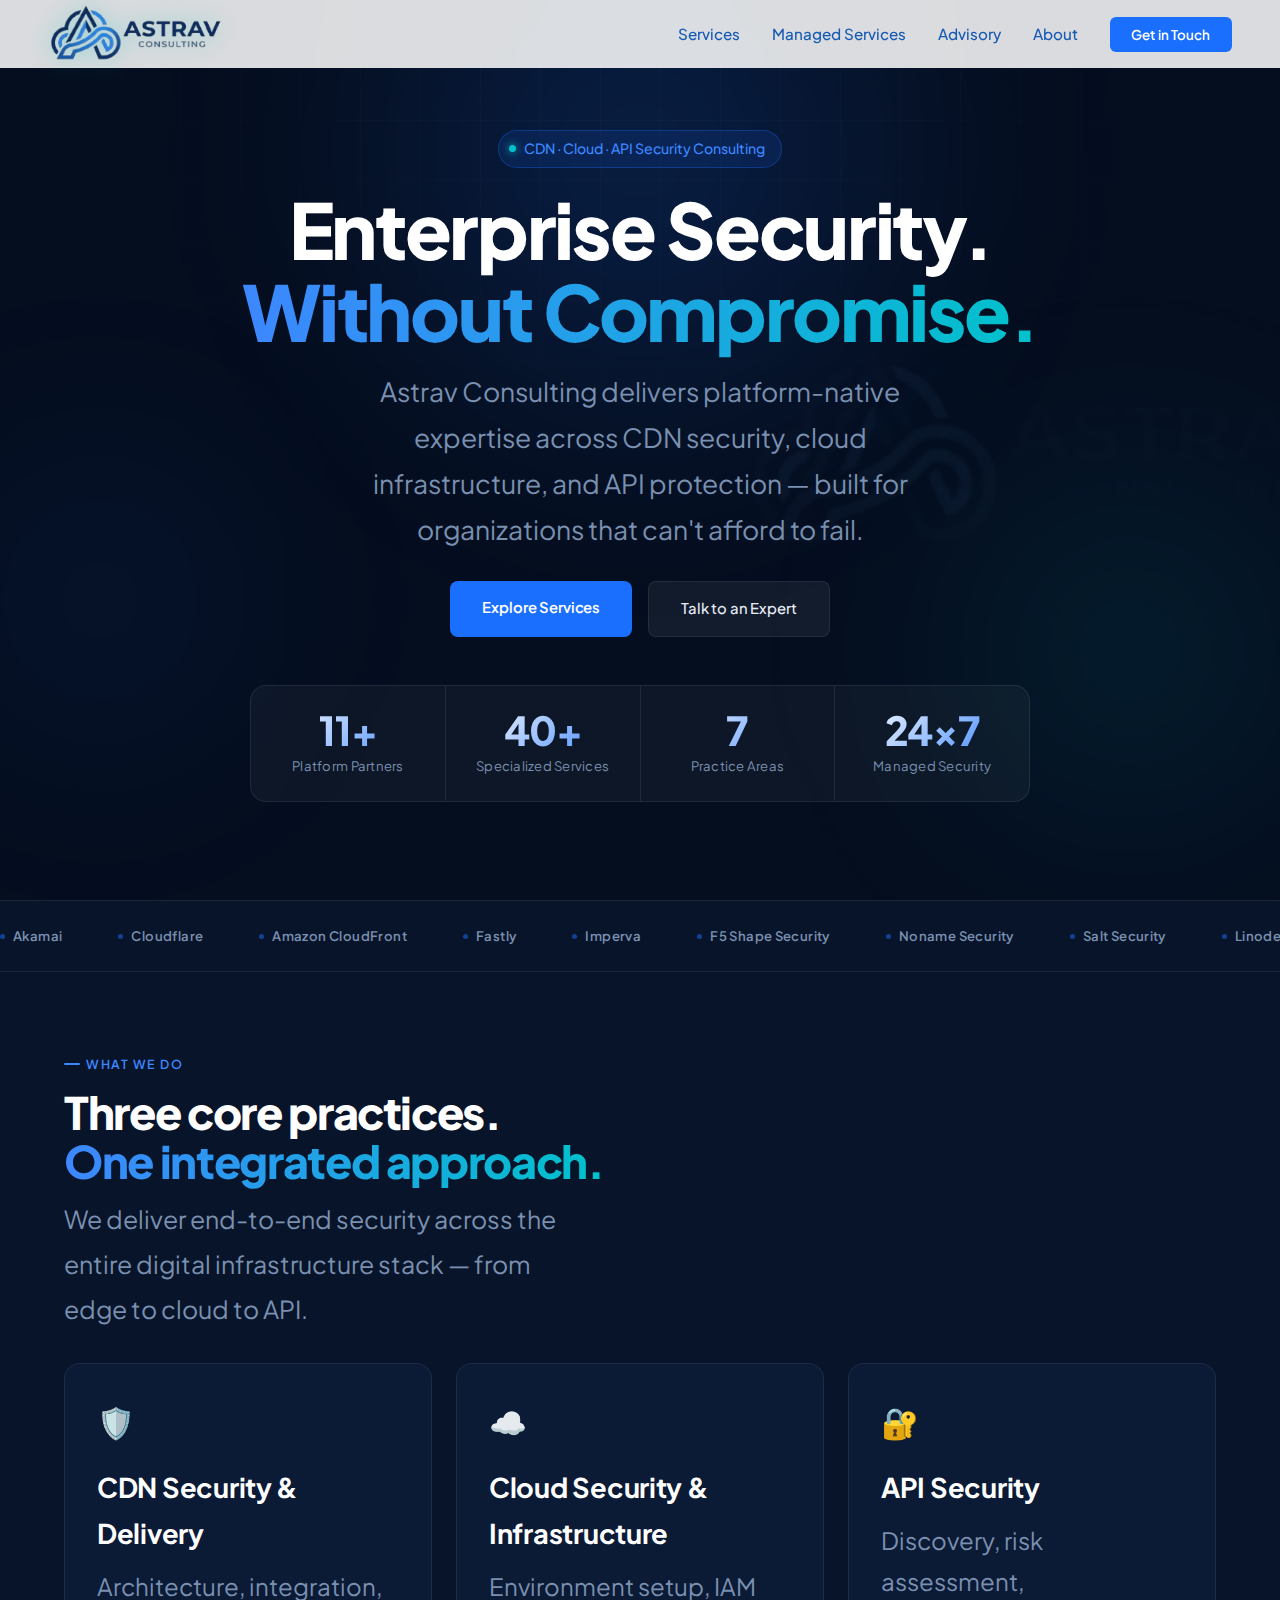
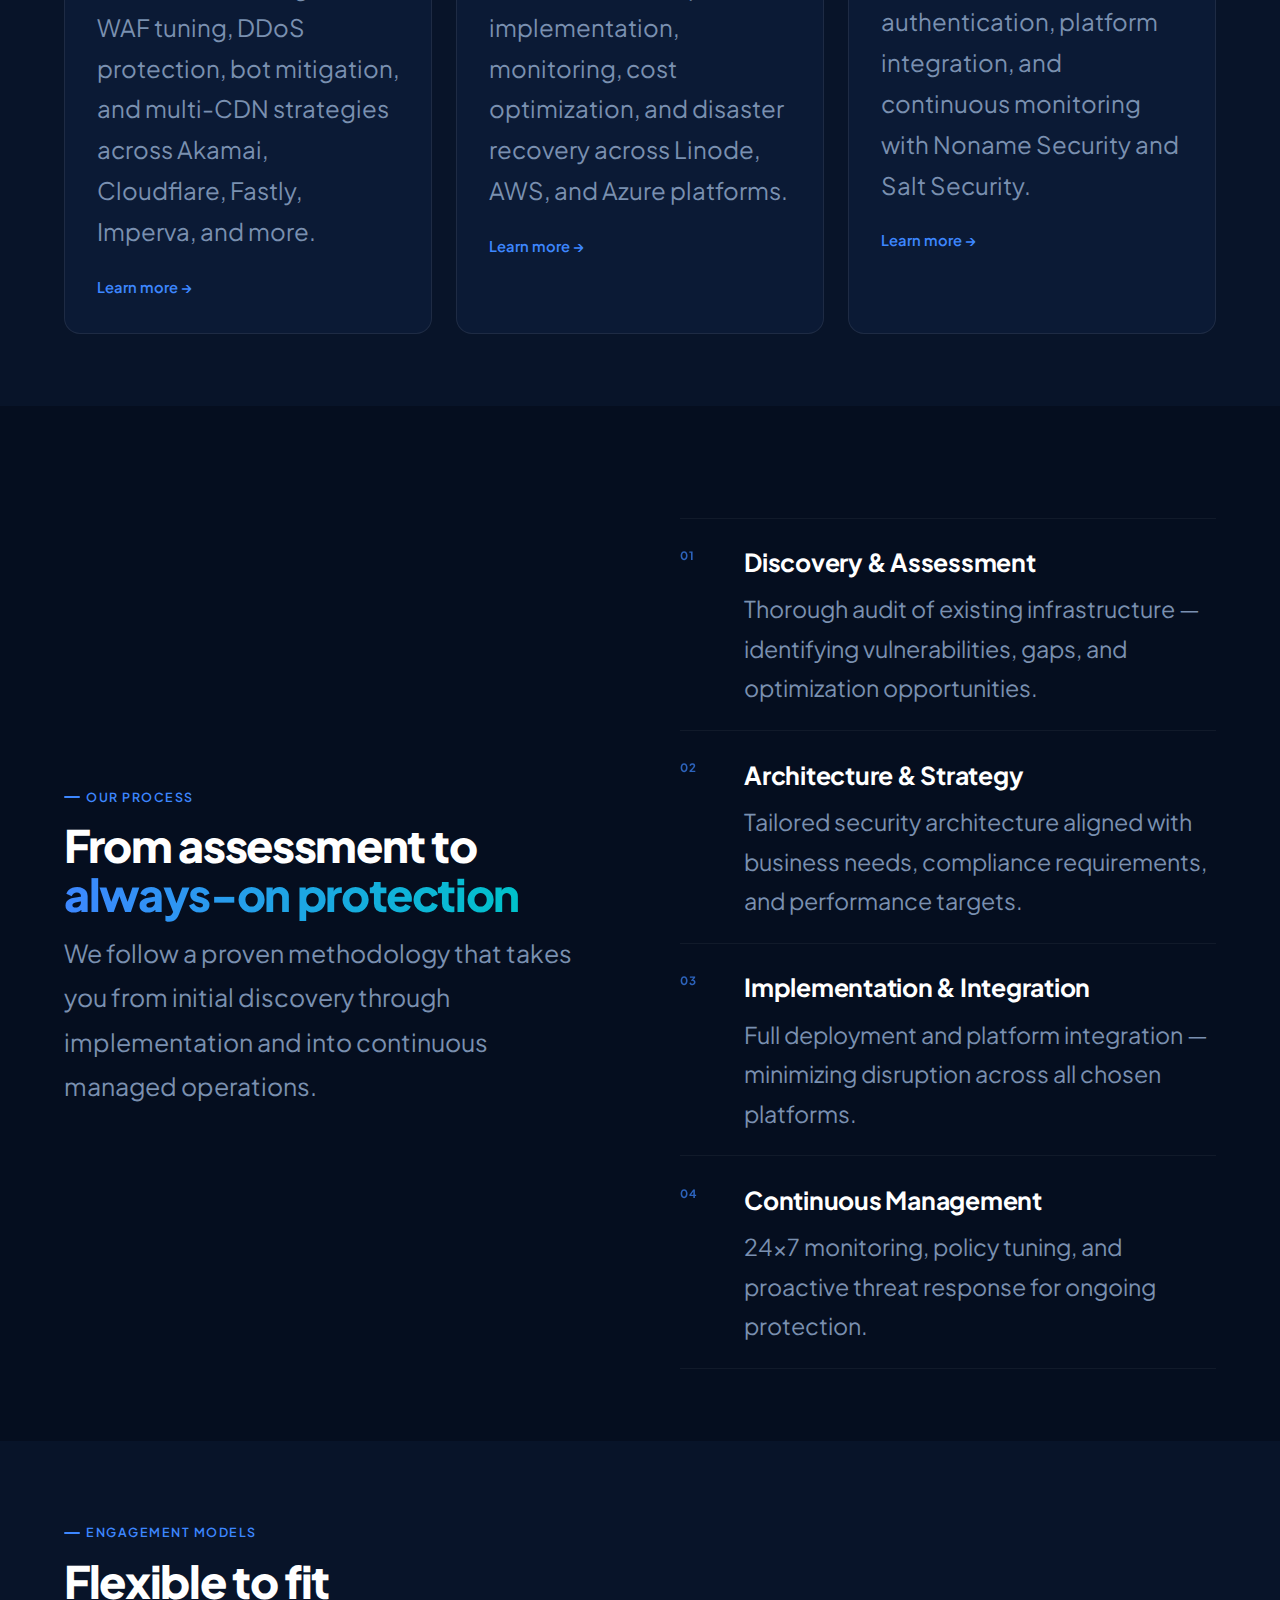
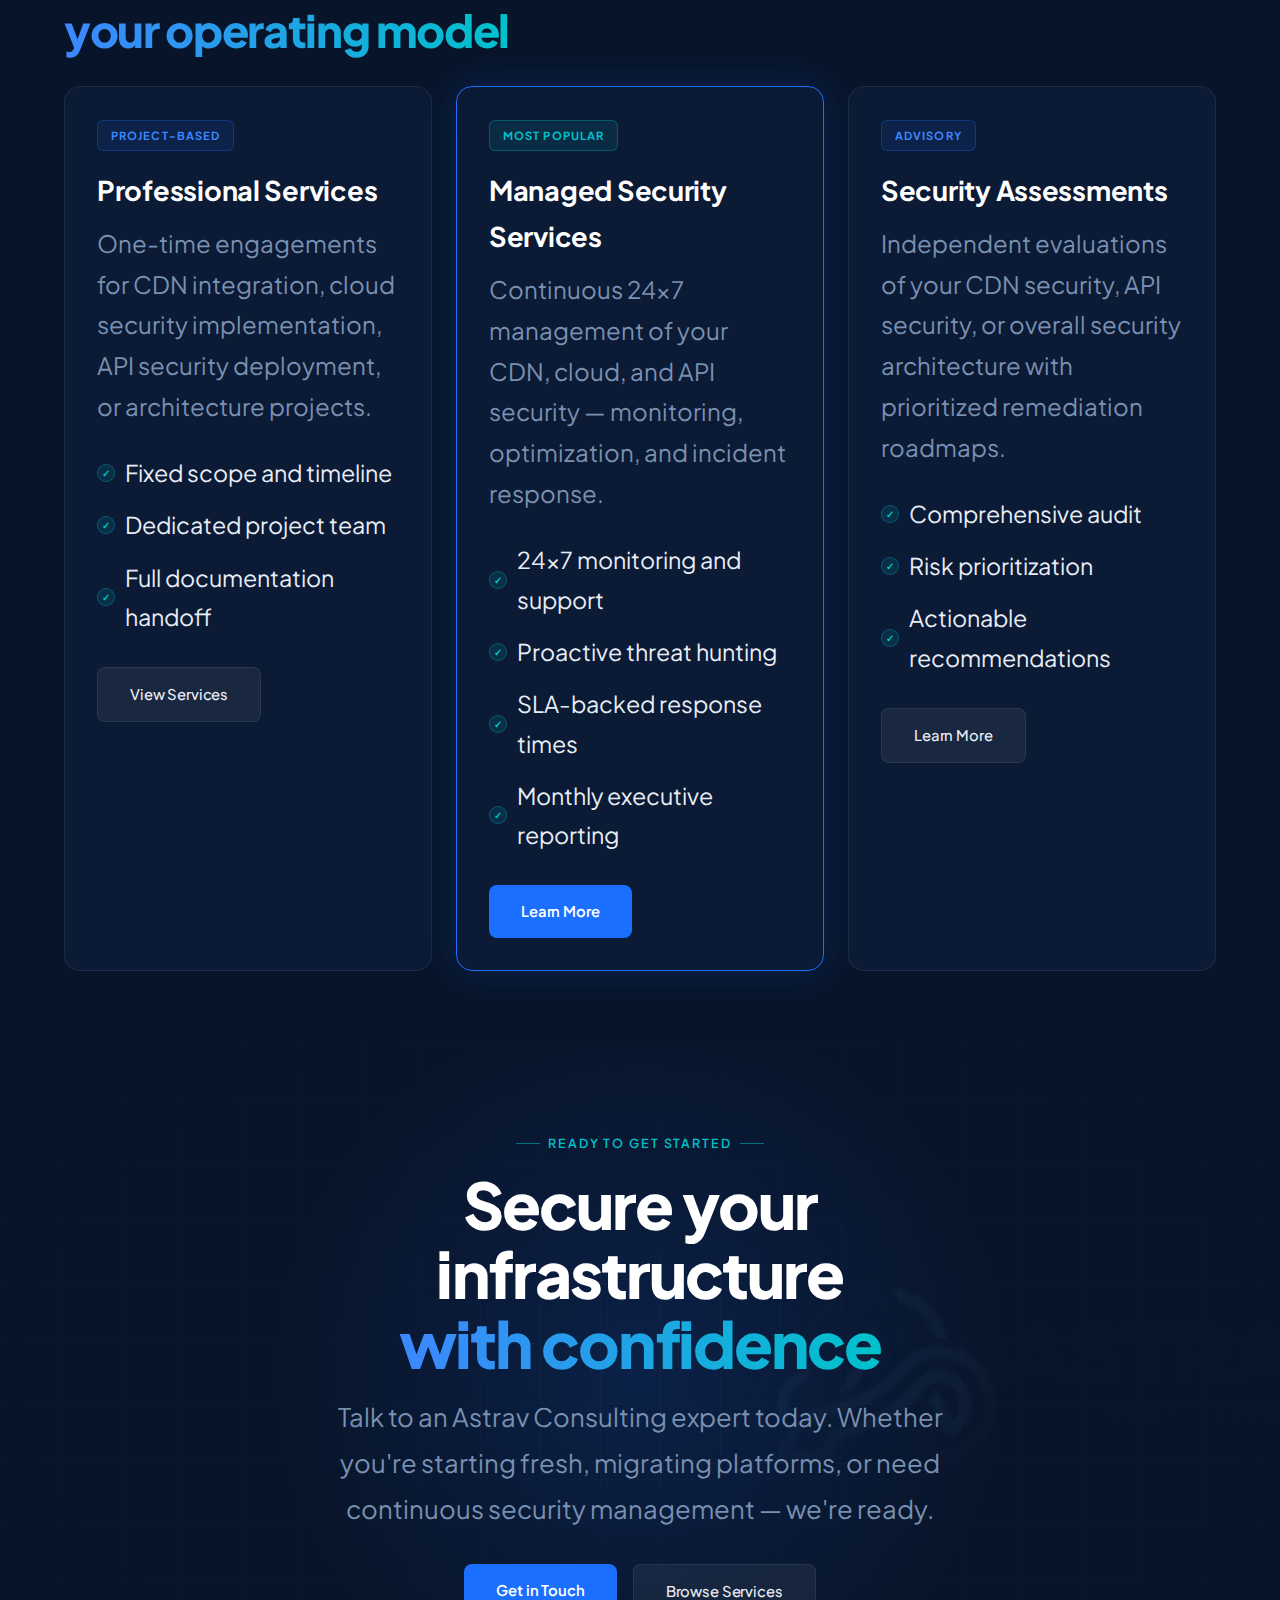
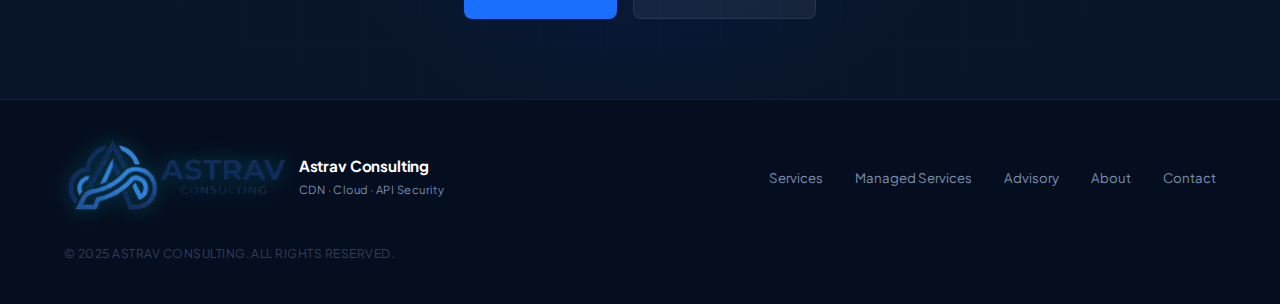
<file: index.html>
<!DOCTYPE html>
<html lang="en">
<head>
  <!-- Google tag (gtag.js) -->
  <script async src="https://www.googletagmanager.com/gtag/js?id=G-6THZCSNKC3"></script>
  <script>
    window.dataLayer = window.dataLayer || [];
    function gtag(){dataLayer.push(arguments);}
    gtag('js', new Date());
    gtag('config', 'G-6THZCSNKC3');
  </script>

  <meta charset="UTF-8" />
  <meta name="viewport" content="width=device-width, initial-scale=1.0" />

  <!-- Primary SEO -->
  <title>Astrav Consulting – Enterprise CDN, Cloud &amp; API Security Services</title>
  <meta name="description" content="Astrav Consulting delivers platform-native CDN security, cloud infrastructure protection, and API security consulting across Akamai, Cloudflare, AWS, Azure, and more. 24×7 managed security services available." />
  <meta name="keywords" content="CDN security consulting, cloud security services, API security, Akamai security, Cloudflare consulting, WAF tuning, DDoS protection, managed security services, enterprise cybersecurity" />
  <link rel="canonical" href="https://www.astravconsulting.com/" />

  <!-- Open Graph -->
  <meta property="og:type" content="website" />
  <meta property="og:url" content="https://www.astravconsulting.com/" />
  <meta property="og:title" content="Astrav Consulting – Enterprise CDN, Cloud &amp; API Security" />
  <meta property="og:description" content="Platform-native security consulting for CDN, Cloud, and API infrastructure. Deep expertise across Akamai, Cloudflare, AWS, Azure, and more. 24×7 managed services available." />
  <meta property="og:site_name" content="Astrav Consulting" />

  <!-- Twitter / X Card -->
  <meta name="twitter:card" content="summary_large_image" />
  <meta name="twitter:title" content="Astrav Consulting – Enterprise CDN, Cloud &amp; API Security" />
  <meta name="twitter:description" content="Platform-native security consulting for CDN, Cloud, and API infrastructure. Deep expertise across Akamai, Cloudflare, AWS, Azure, and more." />

  <!-- JSON-LD: Organization -->
  <script type="application/ld+json">
  {
    "@context": "https://schema.org",
    "@type": "ProfessionalService",
    "name": "Astrav Consulting",
    "url": "https://www.astravconsulting.com",
    "description": "Platform-native security consulting for CDN, Cloud, and API infrastructure.",
    "serviceType": ["CDN Security Consulting", "Cloud Security Services", "API Security", "Managed Security Services"],
    "areaServed": "Worldwide",
    "sameAs": []
  }
  </script>

  <!-- JSON-LD: WebSite (enables Sitelinks Searchbox) -->
  <script type="application/ld+json">
  {
    "@context": "https://schema.org",
    "@type": "WebSite",
    "name": "Astrav Consulting",
    "url": "https://www.astravconsulting.com"
  }
  </script>

  <link href="https://fonts.googleapis.com/css2?family=Plus+Jakarta+Sans:ital,wght@0,300;0,400;0,500;0,600;0,700;0,800;1,300;1,400&display=swap" rel="stylesheet" defer />
  <link rel="stylesheet" href="styles.css" defer />
</head>
<body>

<!-- NAV -->
<nav>
  <a class="logo" href="index.html">
    <img src="logo.png" alt="Astrav Consulting" class="logo-img" />
  </a>
  <ul>
    <li><a href="services.html">Services</a></li>
    <li><a href="managed-services.html">Managed Services</a></li>
    <li><a href="advisory.html">Advisory</a></li>
    <li><a href="about.html">About</a></li>
    <li><a href="contact.html" class="nav-cta">Get in Touch</a></li>
  </ul>
</nav>

<!-- HERO -->
<section id="hero">
  <div class="orb orb-1"></div>
  <div class="orb orb-2"></div>
  <div class="orb orb-3"></div>
  <div class="hero-grid"></div>
  <img src="logo.png" alt="" class="hero-logo-watermark" aria-hidden="true" />

  <div class="hero-badge">
    <div class="badge-dot"></div>
    CDN · Cloud · API Security Consulting
  </div>

  <h1>Enterprise Security.<br /><span class="grad">Without Compromise.</span></h1>

  <p class="hero-sub">
    Astrav Consulting delivers platform-native expertise across CDN security, cloud infrastructure, and API protection — built for organizations that can't afford to fail.
  </p>

  <div class="hero-actions">
    <a href="services.html" class="btn-primary">Explore Services</a>
    <a href="contact.html" class="btn-ghost">Talk to an Expert</a>
  </div>

  <div class="hero-stats">
    <div class="stat-item">
      <div class="stat-val">11+</div>
      <div class="stat-label">Platform Partners</div>
    </div>
    <div class="stat-item">
      <div class="stat-val">40+</div>
      <div class="stat-label">Specialized Services</div>
    </div>
    <div class="stat-item">
      <div class="stat-val">7</div>
      <div class="stat-label">Practice Areas</div>
    </div>
    <div class="stat-item">
      <div class="stat-val">24×7</div>
      <div class="stat-label">Managed Security</div>
    </div>
  </div>
</section>

<!-- MARQUEE -->
<div class="marquee-wrap">
  <div class="marquee-inner">
    <span class="plat-item"><span class="plat-dot"></span>Akamai</span>
    <span class="plat-item"><span class="plat-dot"></span>Cloudflare</span>
    <span class="plat-item"><span class="plat-dot"></span>Amazon CloudFront</span>
    <span class="plat-item"><span class="plat-dot"></span>Fastly</span>
    <span class="plat-item"><span class="plat-dot"></span>Imperva</span>
    <span class="plat-item"><span class="plat-dot"></span>F5 Shape Security</span>
    <span class="plat-item"><span class="plat-dot"></span>Noname Security</span>
    <span class="plat-item"><span class="plat-dot"></span>Salt Security</span>
    <span class="plat-item"><span class="plat-dot"></span>Linode</span>
    <span class="plat-item"><span class="plat-dot"></span>AWS</span>
    <span class="plat-item"><span class="plat-dot"></span>Azure</span>
    <span class="plat-item"><span class="plat-dot"></span>Akamai</span>
    <span class="plat-item"><span class="plat-dot"></span>Cloudflare</span>
    <span class="plat-item"><span class="plat-dot"></span>Amazon CloudFront</span>
    <span class="plat-item"><span class="plat-dot"></span>Fastly</span>
    <span class="plat-item"><span class="plat-dot"></span>Imperva</span>
    <span class="plat-item"><span class="plat-dot"></span>F5 Shape Security</span>
    <span class="plat-item"><span class="plat-dot"></span>Noname Security</span>
    <span class="plat-item"><span class="plat-dot"></span>Salt Security</span>
    <span class="plat-item"><span class="plat-dot"></span>Linode</span>
    <span class="plat-item"><span class="plat-dot"></span>AWS</span>
    <span class="plat-item"><span class="plat-dot"></span>Azure</span>
  </div>
</div>

<!-- PRACTICE AREAS OVERVIEW -->
<section id="practices">
  <div class="tag">What We Do</div>
  <h2 class="sec-title">Three core practices.<br /><span class="grad">One integrated approach.</span></h2>
  <p class="sec-desc">We deliver end-to-end security across the entire digital infrastructure stack — from edge to cloud to API.</p>

  <div class="practices-grid">
    <div class="practice-card">
      <div class="prac-icon">🛡️</div>
      <h3 class="prac-title">CDN Security & Delivery</h3>
      <p class="prac-desc">Architecture, integration, WAF tuning, DDoS protection, bot mitigation, and multi-CDN strategies across Akamai, Cloudflare, Fastly, Imperva, and more.</p>
      <a href="services.html#cdn" class="prac-link">Learn more →</a>
    </div>
    <div class="practice-card">
      <div class="prac-icon">☁️</div>
      <h3 class="prac-title">Cloud Security & Infrastructure</h3>
      <p class="prac-desc">Environment setup, IAM implementation, monitoring, cost optimization, and disaster recovery across Linode, AWS, and Azure platforms.</p>
      <a href="services.html#cloud" class="prac-link">Learn more →</a>
    </div>
    <div class="practice-card">
      <div class="prac-icon">🔐</div>
      <h3 class="prac-title">API Security</h3>
      <p class="prac-desc">Discovery, risk assessment, authentication, platform integration, and continuous monitoring with Noname Security and Salt Security.</p>
      <a href="services.html#api" class="prac-link">Learn more →</a>
    </div>
  </div>
</section>

<!-- HOW WE WORK -->
<section id="approach">
  <div class="approach-layout">
    <div>
      <div class="tag">Our Process</div>
      <h2 class="sec-title">From assessment to<br /><span class="grad">always-on protection</span></h2>
      <p class="sec-desc" style="max-width:100%">We follow a proven methodology that takes you from initial discovery through implementation and into continuous managed operations.</p>
    </div>

    <div class="steps">
      <div class="step">
        <div class="step-num">01</div>
        <div>
          <div class="step-title">Discovery & Assessment</div>
          <div class="step-desc">Thorough audit of existing infrastructure — identifying vulnerabilities, gaps, and optimization opportunities.</div>
        </div>
      </div>
      <div class="step">
        <div class="step-num">02</div>
        <div>
          <div class="step-title">Architecture & Strategy</div>
          <div class="step-desc">Tailored security architecture aligned with business needs, compliance requirements, and performance targets.</div>
        </div>
      </div>
      <div class="step">
        <div class="step-num">03</div>
        <div>
          <div class="step-title">Implementation & Integration</div>
          <div class="step-desc">Full deployment and platform integration — minimizing disruption across all chosen platforms.</div>
        </div>
      </div>
      <div class="step">
        <div class="step-num">04</div>
        <div>
          <div class="step-title">Continuous Management</div>
          <div class="step-desc">24×7 monitoring, policy tuning, and proactive threat response for ongoing protection.</div>
        </div>
      </div>
    </div>
  </div>
</section>

<!-- ENGAGEMENT MODELS -->
<section id="models">
  <div class="tag">Engagement Models</div>
  <h2 class="sec-title">Flexible to fit<br /><span class="grad">your operating model</span></h2>

  <div class="models-grid">
    <div class="model-card">
      <div class="model-badge">Project-Based</div>
      <h3 class="model-title">Professional Services</h3>
      <p class="model-desc">One-time engagements for CDN integration, cloud security implementation, API security deployment, or architecture projects.</p>
      <ul class="model-features">
        <li>Fixed scope and timeline</li>
        <li>Dedicated project team</li>
        <li>Full documentation handoff</li>
      </ul>
      <a href="services.html" class="btn-ghost">View Services</a>
    </div>

    <div class="model-card model-featured">
      <div class="model-badge badge-featured">Most Popular</div>
      <h3 class="model-title">Managed Security Services</h3>
      <p class="model-desc">Continuous 24×7 management of your CDN, cloud, and API security — monitoring, optimization, and incident response.</p>
      <ul class="model-features">
        <li>24×7 monitoring and support</li>
        <li>Proactive threat hunting</li>
        <li>SLA-backed response times</li>
        <li>Monthly executive reporting</li>
      </ul>
      <a href="managed-services.html" class="btn-primary">Learn More</a>
    </div>

    <div class="model-card">
      <div class="model-badge">Advisory</div>
      <h3 class="model-title">Security Assessments</h3>
      <p class="model-desc">Independent evaluations of your CDN security, API security, or overall security architecture with prioritized remediation roadmaps.</p>
      <ul class="model-features">
        <li>Comprehensive audit</li>
        <li>Risk prioritization</li>
        <li>Actionable recommendations</li>
      </ul>
      <a href="advisory.html" class="btn-ghost">Learn More</a>
    </div>
  </div>
</section>

<!-- CTA -->
<section id="contact-cta">
  <div class="hero-grid"></div>
  <img src="logo.png" alt="" class="hero-logo-watermark" aria-hidden="true" />
  <div class="cta-inner">
    <div class="cta-label">Ready to Get Started</div>
    <h2 class="cta-title">Secure your infrastructure<br /><span class="grad">with confidence</span></h2>
    <p class="cta-desc">Talk to an Astrav Consulting expert today. Whether you're starting fresh, migrating platforms, or need continuous security management — we're ready.</p>
    <div class="cta-actions">
      <a href="contact.html" class="btn-primary">Get in Touch</a>
      <a href="services.html" class="btn-ghost">Browse Services</a>
    </div>
  </div>
</section>

<!-- FOOTER -->
<footer>
  <div class="footer-brand">
    <img src="logo.png" alt="Astrav Consulting" class="footer-logo-img" />
    <div>
      <div class="footer-name">Astrav Consulting</div>
      <div style="font-size:0.7rem;color:var(--muted);margin-top:0.1rem;letter-spacing:0.04em;">CDN · Cloud · API Security</div>
    </div>
  </div>
  <ul class="footer-links">
    <li><a href="services.html">Services</a></li>
    <li><a href="managed-services.html">Managed Services</a></li>
    <li><a href="advisory.html">Advisory</a></li>
    <li><a href="about.html">About</a></li>
    <li><a href="contact.html">Contact</a></li>
  </ul>
  <div class="footer-copy">© 2025 ASTRAV CONSULTING. ALL RIGHTS RESERVED.</div>
</footer>

</body>
</html>
</file>
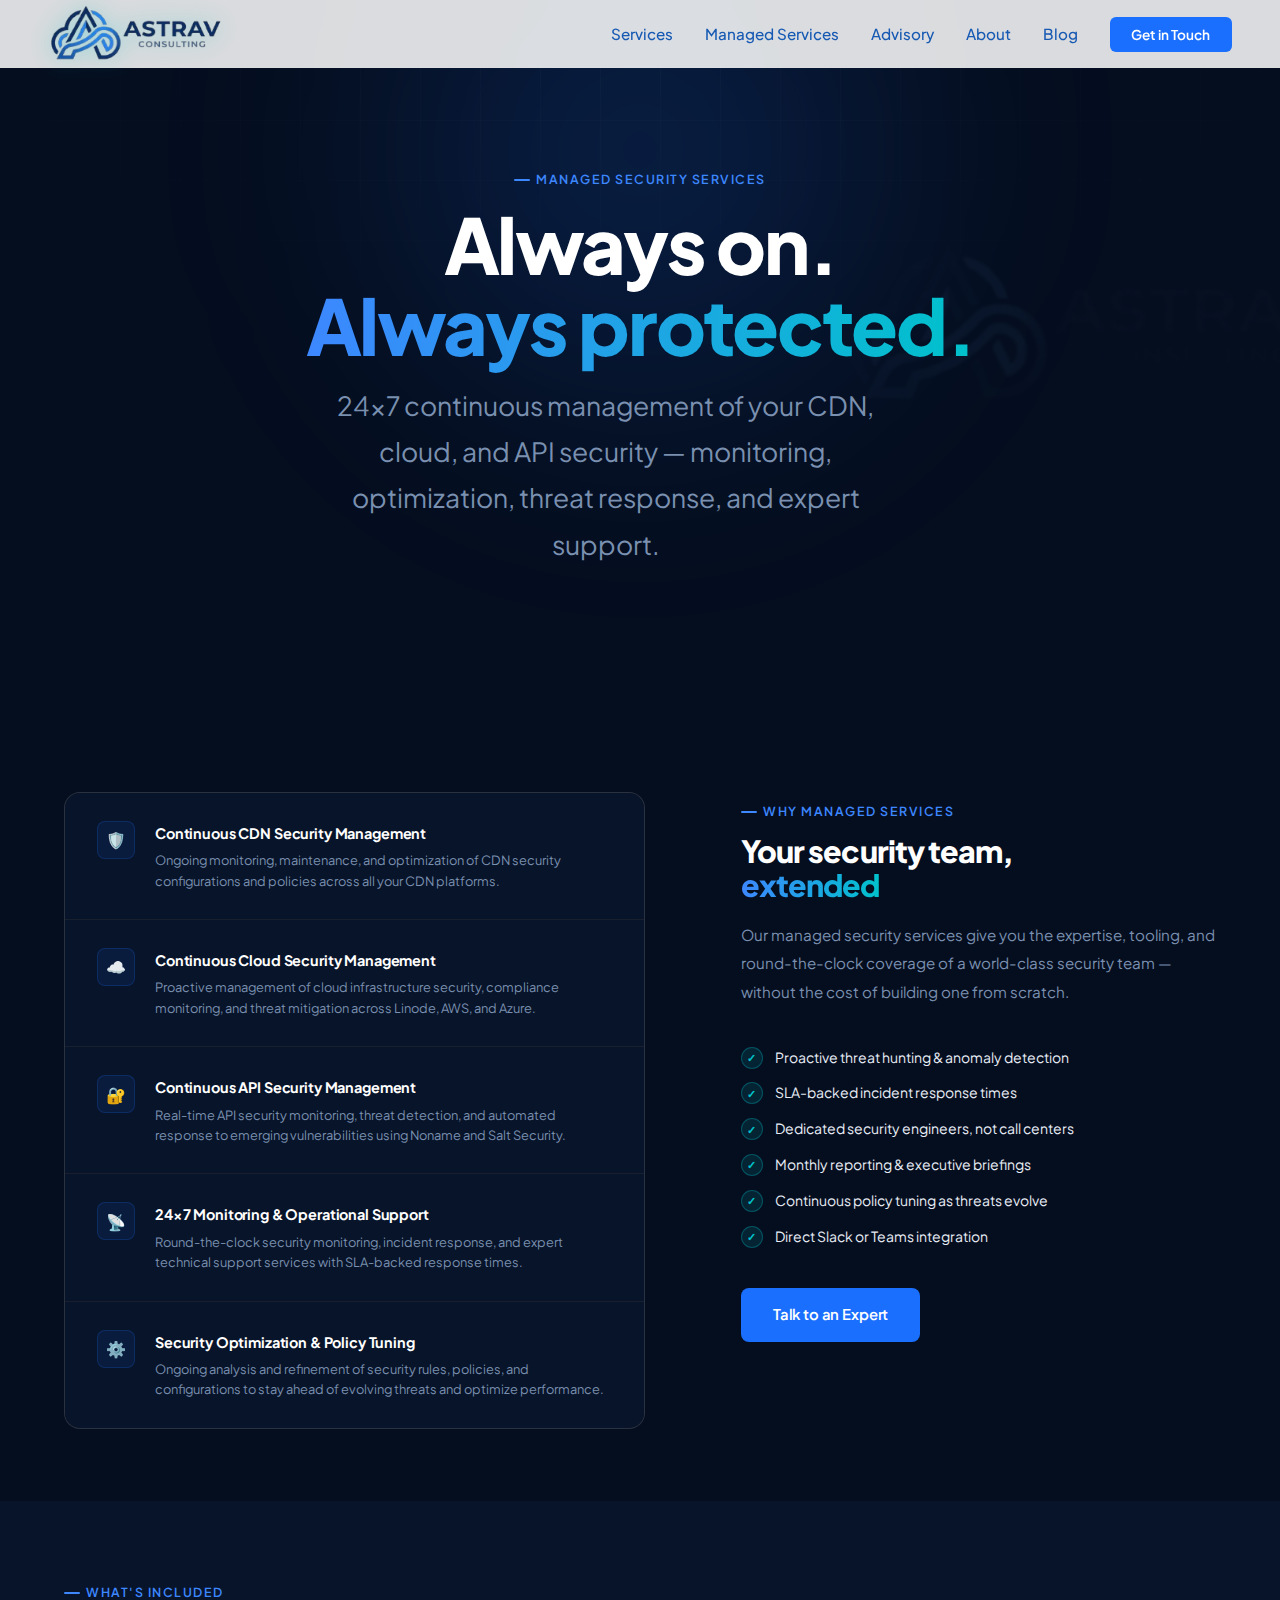
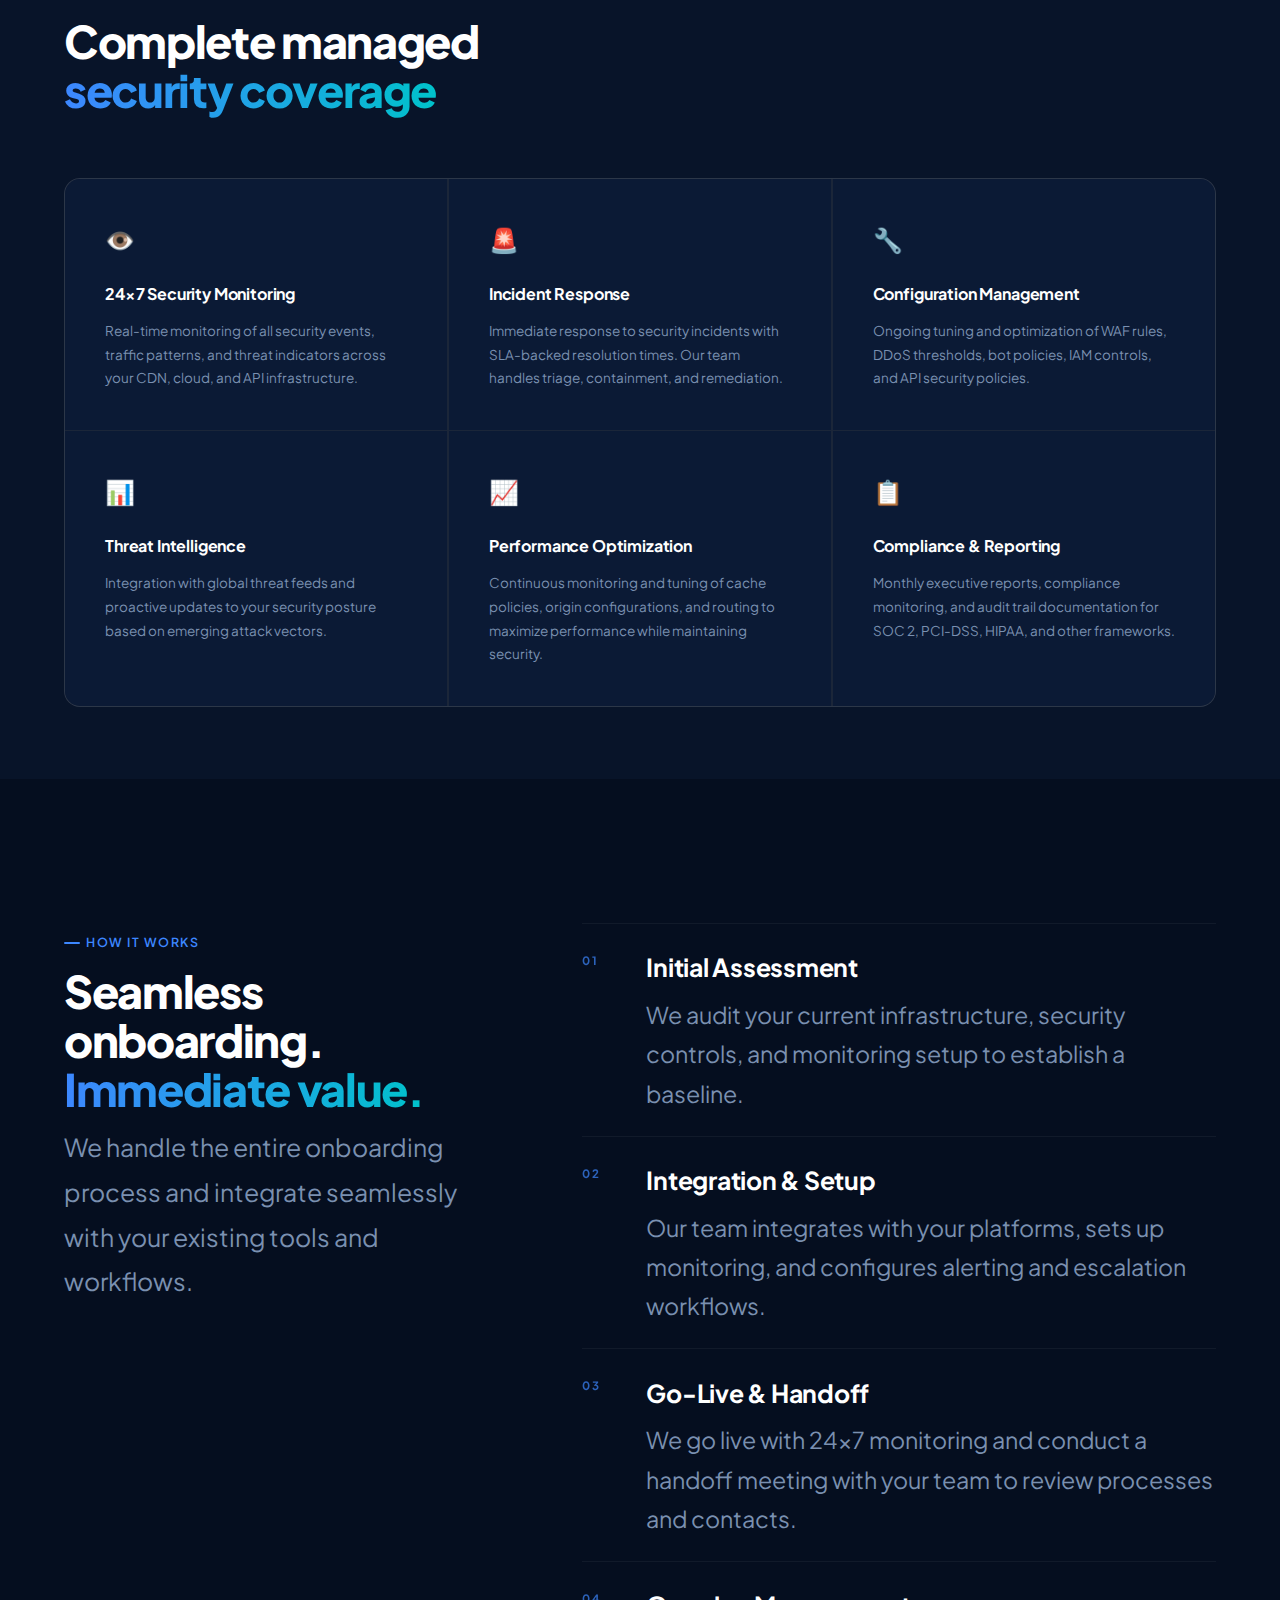
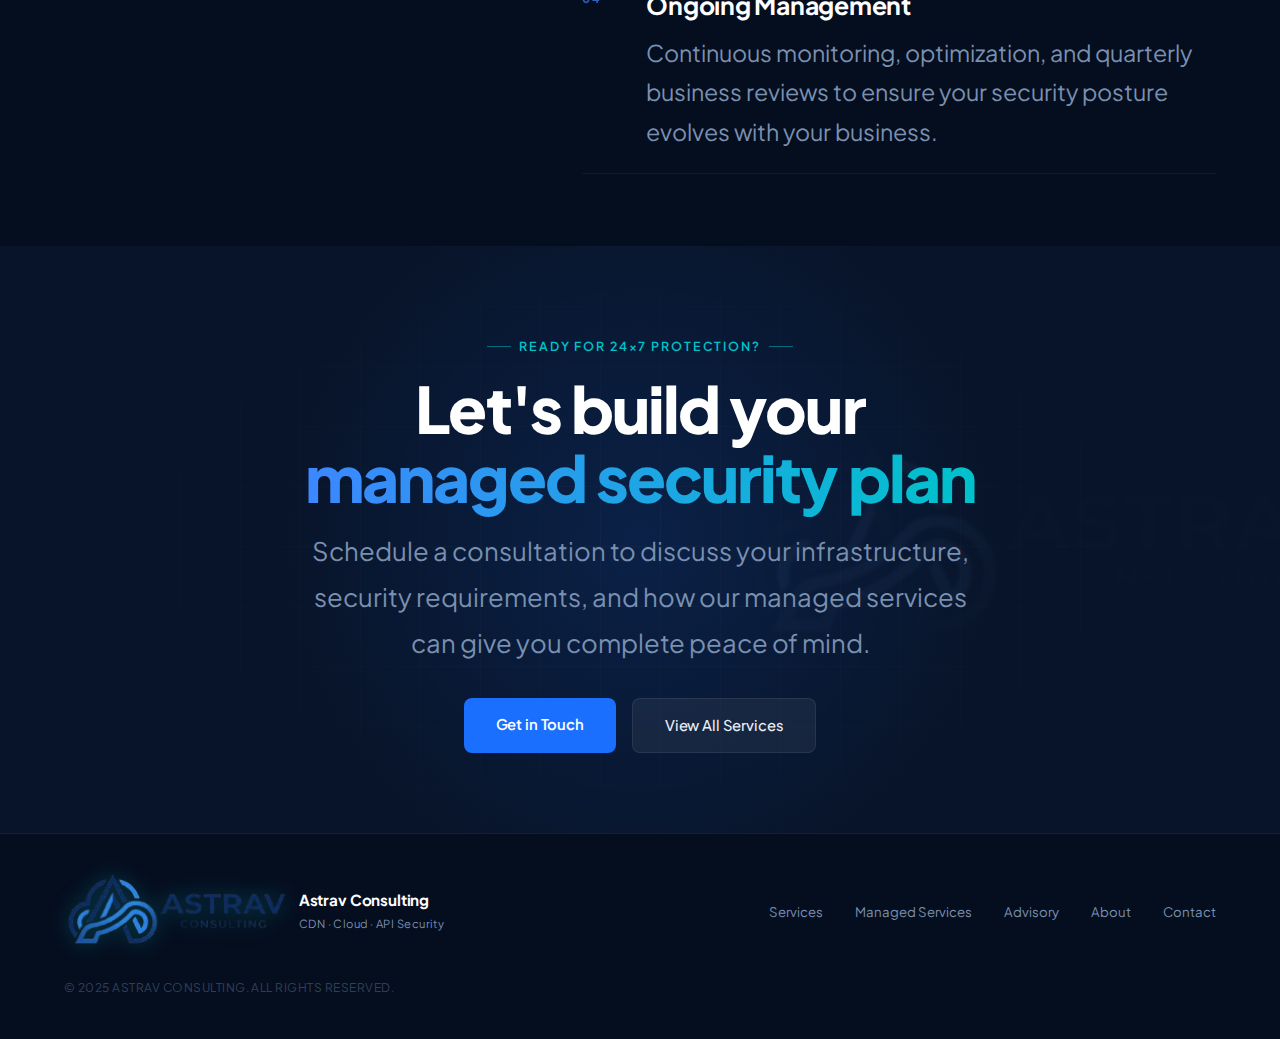
<file: managed-services.html>
<!DOCTYPE html>
<html lang="en">
<head>
  <!-- Google tag (gtag.js) -->
  <script async src="https://www.googletagmanager.com/gtag/js?id=G-6THZCSNKC3"></script>
  <script>
    window.dataLayer = window.dataLayer || [];
    function gtag(){dataLayer.push(arguments);}
    gtag('js', new Date());
    gtag('config', 'G-6THZCSNKC3');
  </script>

  <meta charset="UTF-8" />
  <meta name="viewport" content="width=device-width, initial-scale=1.0" />

  <!-- Primary SEO -->
  <title>24×7 Managed Security Services – CDN, Cloud &amp; API | Astrav Consulting</title>
  <meta name="description" content="24×7 managed security services for CDN, cloud, and API infrastructure. Continuous monitoring, proactive threat response, and SLA-backed incident management from Astrav Consulting." />
  <meta name="keywords" content="managed security services, 24x7 security monitoring, managed CDN security, cloud security managed services, API security monitoring, MSSP, managed threat response" />
  <link rel="canonical" href="https://www.astravconsulting.com/managed-services.html" />

  <!-- Open Graph -->
  <meta property="og:type" content="website" />
  <meta property="og:url" content="https://www.astravconsulting.com/managed-services.html" />
  <meta property="og:title" content="24×7 Managed Security Services – Astrav Consulting" />
  <meta property="og:description" content="24×7 managed security services for CDN, cloud, and API infrastructure. Continuous monitoring, proactive threat response, and SLA-backed incident management from Astrav Consulting." />
  <meta property="og:site_name" content="Astrav Consulting" />

  <!-- Twitter / X Card -->
  <meta name="twitter:card" content="summary_large_image" />
  <meta name="twitter:title" content="24×7 Managed Security Services – Astrav Consulting" />
  <meta name="twitter:description" content="24×7 managed security services for CDN, cloud, and API infrastructure. Continuous monitoring, proactive threat response, and SLA-backed incident management from Astrav Consulting." />

  <!-- JSON-LD -->
  <script type="application/ld+json">
  {
    "@context": "https://schema.org",
    "@type": "BreadcrumbList",
    "itemListElement": [
      {"@type": "ListItem", "position": 1, "name": "Home", "item": "https://www.astravconsulting.com/"},
      {"@type": "ListItem", "position": 2, "name": "Managed Security Services", "item": "https://www.astravconsulting.com/managed-services.html"}
    ]
  }
  </script>

  <link href="https://fonts.googleapis.com/css2?family=Plus+Jakarta+Sans:ital,wght@0,300;0,400;0,500;0,600;0,700;0,800;1,300;1,400&display=swap" rel="stylesheet" />
  <link rel="stylesheet" href="styles.css" />
</head>
<body>

<!-- NAV -->
<nav>
  <a class="logo" href="index.html">
    <img src="logo.png" alt="Astrav Consulting" class="logo-img" />
  </a>
  <ul>
    <li><a href="services.html">Services</a></li>
    <li><a href="managed-services.html">Managed Services</a></li>
    <li><a href="advisory.html">Advisory</a></li>
    <li><a href="about-us.html">About</a></li>
    <li><a href="/blog/">Blog</a></li>
    <li><a href="contact.html" class="nav-cta">Get in Touch</a></li>
  </ul>
</nav>

<!-- PAGE HERO -->
<section class="page-hero">
  <div class="orb orb-1"></div>
  <div class="hero-grid"></div>
  <img src="logo.png" alt="" class="hero-logo-watermark" aria-hidden="true" />
  <div class="page-hero-content">
    <div class="tag">Managed Security Services</div>
    <h1>Always on.<br /><span class="grad">Always protected.</span></h1>
    <p class="hero-sub">24×7 continuous management of your CDN, cloud, and API security — monitoring, optimization, threat response, and expert support.</p>
  </div>
</section>

<!-- MANAGED SERVICES OVERVIEW -->
<section id="managed-overview">
  <div class="managed-layout">
    <div class="managed-cards">
      <div class="msvc">
        <div class="msvc-icon">🛡️</div>
        <div>
          <div class="msvc-title">Continuous CDN Security Management</div>
          <div class="msvc-desc">Ongoing monitoring, maintenance, and optimization of CDN security configurations and policies across all your CDN platforms.</div>
        </div>
      </div>
      <div class="msvc">
        <div class="msvc-icon">☁️</div>
        <div>
          <div class="msvc-title">Continuous Cloud Security Management</div>
          <div class="msvc-desc">Proactive management of cloud infrastructure security, compliance monitoring, and threat mitigation across Linode, AWS, and Azure.</div>
        </div>
      </div>
      <div class="msvc">
        <div class="msvc-icon">🔐</div>
        <div>
          <div class="msvc-title">Continuous API Security Management</div>
          <div class="msvc-desc">Real-time API security monitoring, threat detection, and automated response to emerging vulnerabilities using Noname and Salt Security.</div>
        </div>
      </div>
      <div class="msvc">
        <div class="msvc-icon">📡</div>
        <div>
          <div class="msvc-title">24×7 Monitoring & Operational Support</div>
          <div class="msvc-desc">Round-the-clock security monitoring, incident response, and expert technical support services with SLA-backed response times.</div>
        </div>
      </div>
      <div class="msvc">
        <div class="msvc-icon">⚙️</div>
        <div>
          <div class="msvc-title">Security Optimization & Policy Tuning</div>
          <div class="msvc-desc">Ongoing analysis and refinement of security rules, policies, and configurations to stay ahead of evolving threats and optimize performance.</div>
        </div>
      </div>
    </div>

    <div class="managed-right">
      <div class="tag">Why Managed Services</div>
      <h3 class="sec-title" style="font-size:1.9rem">Your security team,<br /><span class="grad">extended</span></h3>
      <p>Our managed security services give you the expertise, tooling, and round-the-clock coverage of a world-class security team — without the cost of building one from scratch.</p>
      <div class="feature-list">
        <div class="feature-item">Proactive threat hunting & anomaly detection</div>
        <div class="feature-item">SLA-backed incident response times</div>
        <div class="feature-item">Dedicated security engineers, not call centers</div>
        <div class="feature-item">Monthly reporting & executive briefings</div>
        <div class="feature-item">Continuous policy tuning as threats evolve</div>
        <div class="feature-item">Direct Slack or Teams integration</div>
      </div>
      <a href="contact.html" class="btn-primary">Talk to an Expert</a>
    </div>
  </div>
</section>

<!-- WHAT'S INCLUDED -->
<section id="whats-included">
  <div class="tag">What's Included</div>
  <h2 class="sec-title">Complete managed<br /><span class="grad">security coverage</span></h2>

  <div class="included-grid">
    <div class="inc-card">
      <div class="inc-icon">👁️</div>
      <h3>24×7 Security Monitoring</h3>
      <p>Real-time monitoring of all security events, traffic patterns, and threat indicators across your CDN, cloud, and API infrastructure.</p>
    </div>
    <div class="inc-card">
      <div class="inc-icon">🚨</div>
      <h3>Incident Response</h3>
      <p>Immediate response to security incidents with SLA-backed resolution times. Our team handles triage, containment, and remediation.</p>
    </div>
    <div class="inc-card">
      <div class="inc-icon">🔧</div>
      <h3>Configuration Management</h3>
      <p>Ongoing tuning and optimization of WAF rules, DDoS thresholds, bot policies, IAM controls, and API security policies.</p>
    </div>
    <div class="inc-card">
      <div class="inc-icon">📊</div>
      <h3>Threat Intelligence</h3>
      <p>Integration with global threat feeds and proactive updates to your security posture based on emerging attack vectors.</p>
    </div>
    <div class="inc-card">
      <div class="inc-icon">📈</div>
      <h3>Performance Optimization</h3>
      <p>Continuous monitoring and tuning of cache policies, origin configurations, and routing to maximize performance while maintaining security.</p>
    </div>
    <div class="inc-card">
      <div class="inc-icon">📋</div>
      <h3>Compliance & Reporting</h3>
      <p>Monthly executive reports, compliance monitoring, and audit trail documentation for SOC 2, PCI-DSS, HIPAA, and other frameworks.</p>
    </div>
  </div>
</section>

<!-- HOW IT WORKS -->
<section id="how-it-works">
  <div class="hiw-layout">
    <div>
      <div class="tag">How It Works</div>
      <h2 class="sec-title">Seamless onboarding.<br /><span class="grad">Immediate value.</span></h2>
      <p class="sec-desc" style="max-width:100%">We handle the entire onboarding process and integrate seamlessly with your existing tools and workflows.</p>
    </div>

    <div class="steps">
      <div class="step">
        <div class="step-num">01</div>
        <div>
          <div class="step-title">Initial Assessment</div>
          <div class="step-desc">We audit your current infrastructure, security controls, and monitoring setup to establish a baseline.</div>
        </div>
      </div>
      <div class="step">
        <div class="step-num">02</div>
        <div>
          <div class="step-title">Integration & Setup</div>
          <div class="step-desc">Our team integrates with your platforms, sets up monitoring, and configures alerting and escalation workflows.</div>
        </div>
      </div>
      <div class="step">
        <div class="step-num">03</div>
        <div>
          <div class="step-title">Go-Live & Handoff</div>
          <div class="step-desc">We go live with 24×7 monitoring and conduct a handoff meeting with your team to review processes and contacts.</div>
        </div>
      </div>
      <div class="step">
        <div class="step-num">04</div>
        <div>
          <div class="step-title">Ongoing Management</div>
          <div class="step-desc">Continuous monitoring, optimization, and quarterly business reviews to ensure your security posture evolves with your business.</div>
        </div>
      </div>
    </div>
  </div>
</section>

<!-- CTA -->
<section id="contact-cta">
  <div class="hero-grid"></div>
  <img src="logo.png" alt="" class="hero-logo-watermark" aria-hidden="true" />
  <div class="cta-inner">
    <div class="cta-label">Ready for 24×7 Protection?</div>
    <h2 class="cta-title">Let's build your<br /><span class="grad">managed security plan</span></h2>
    <p class="cta-desc">Schedule a consultation to discuss your infrastructure, security requirements, and how our managed services can give you complete peace of mind.</p>
    <div class="cta-actions">
      <a href="contact.html" class="btn-primary">Get in Touch</a>
      <a href="services.html" class="btn-ghost">View All Services</a>
    </div>
  </div>
</section>

<!-- FOOTER -->
<footer>
  <div class="footer-brand">
    <img src="logo.png" alt="Astrav Consulting" class="footer-logo-img" />
    <div>
      <div class="footer-name">Astrav Consulting</div>
      <div style="font-size:0.7rem;color:var(--muted);margin-top:0.1rem;letter-spacing:0.04em;">CDN · Cloud · API Security</div>
    </div>
  </div>
  <ul class="footer-links">
    <li><a href="services.html">Services</a></li>
    <li><a href="managed-services.html">Managed Services</a></li>
    <li><a href="advisory.html">Advisory</a></li>
    <li><a href="about.html">About</a></li>
    <li><a href="contact.html">Contact</a></li>
  </ul>
  <div class="footer-copy">© 2025 ASTRAV CONSULTING. ALL RIGHTS RESERVED.</div>
</footer>


  <!-- FAQ Schema for rich snippets -->
  <script type="application/ld+json">
  {
    "@context": "https://schema.org",
    "@type": "FAQPage",
    "mainEntity": [
      {
        "@type": "Question",
        "name": "What is included in Astrav Consulting's managed security services?",
        "acceptedAnswer": {
          "@type": "Answer",
          "text": "Our managed security services include 24×7 monitoring, incident response, configuration management, threat intelligence, performance optimization, and monthly compliance reporting for CDN, cloud, and API infrastructure."
        }
      },
      {
        "@type": "Question",
        "name": "Does Astrav Consulting offer SLA-backed response times?",
        "acceptedAnswer": {
          "@type": "Answer",
          "text": "Yes. Our managed security plans include SLA-backed incident response times with proactive threat hunting and 24×7 support."
        }
      }
    ]
  }
  </script>
</body>
</html>
</file>
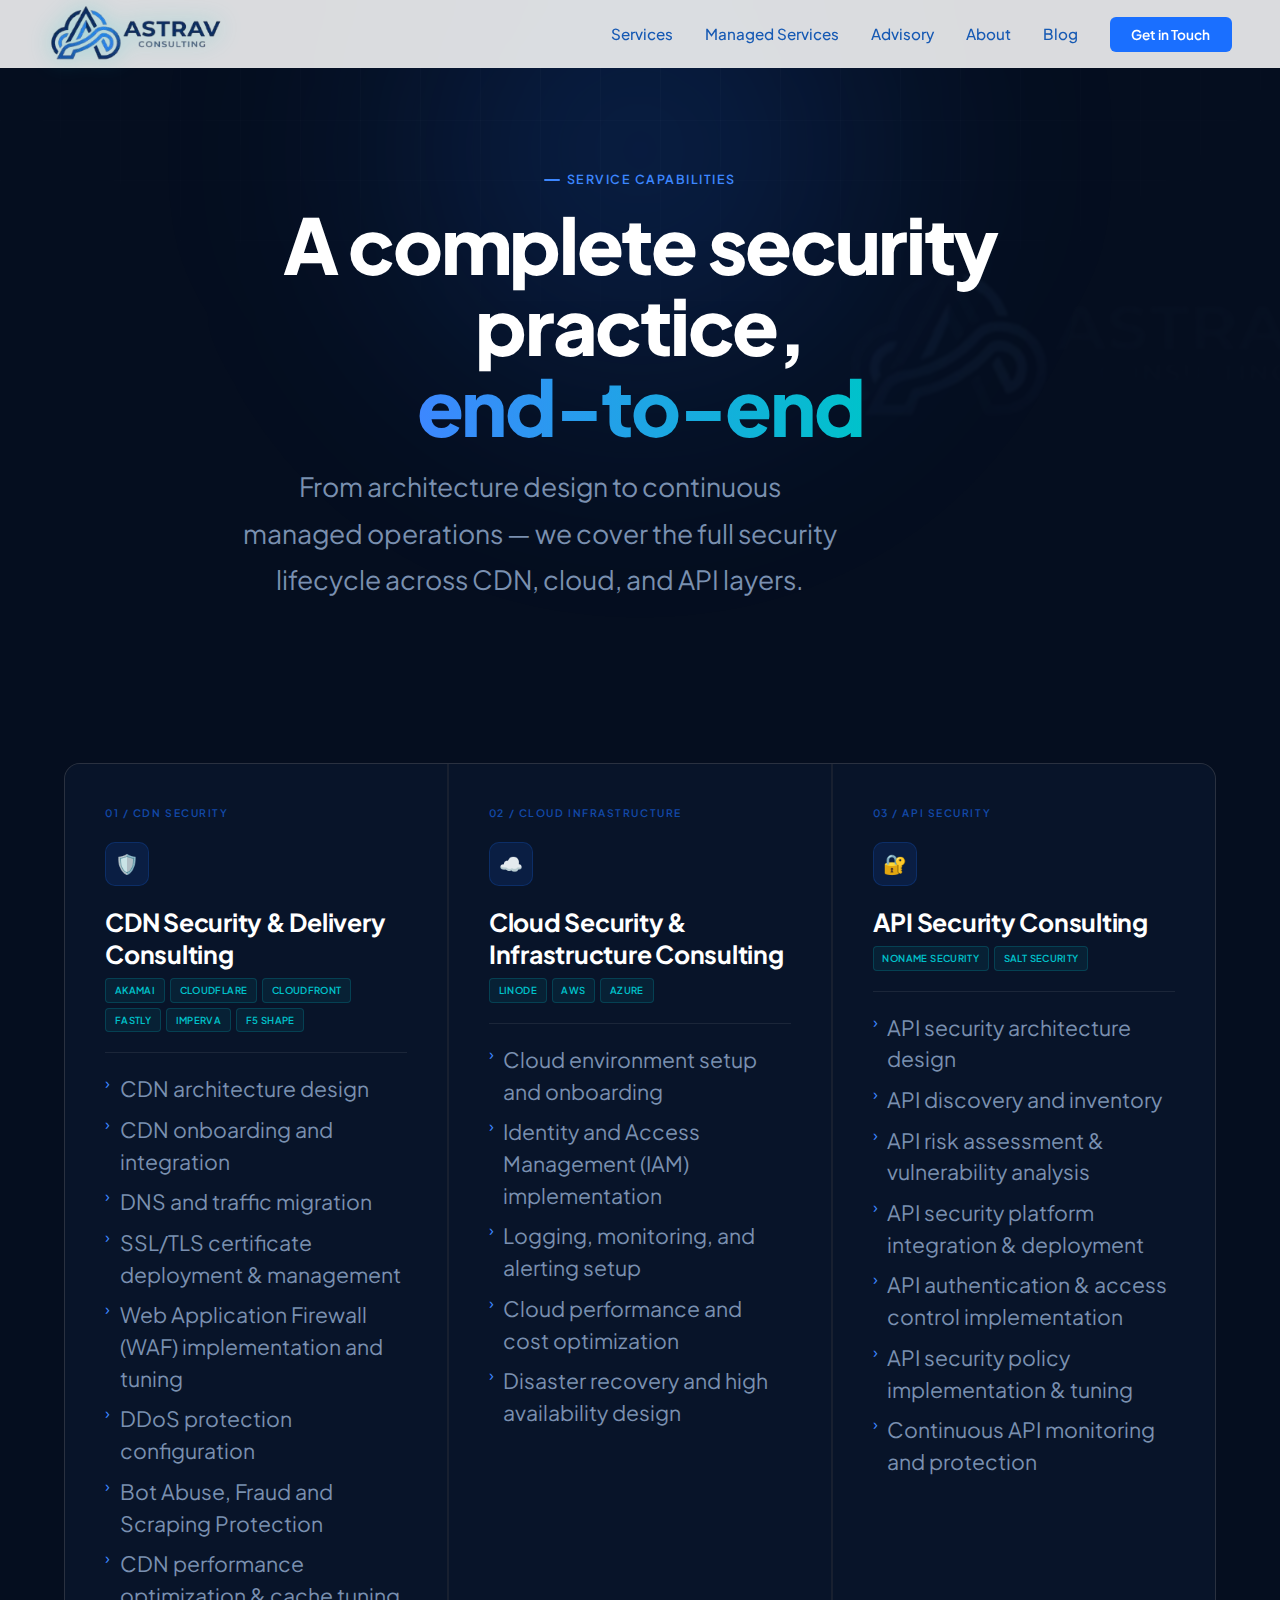
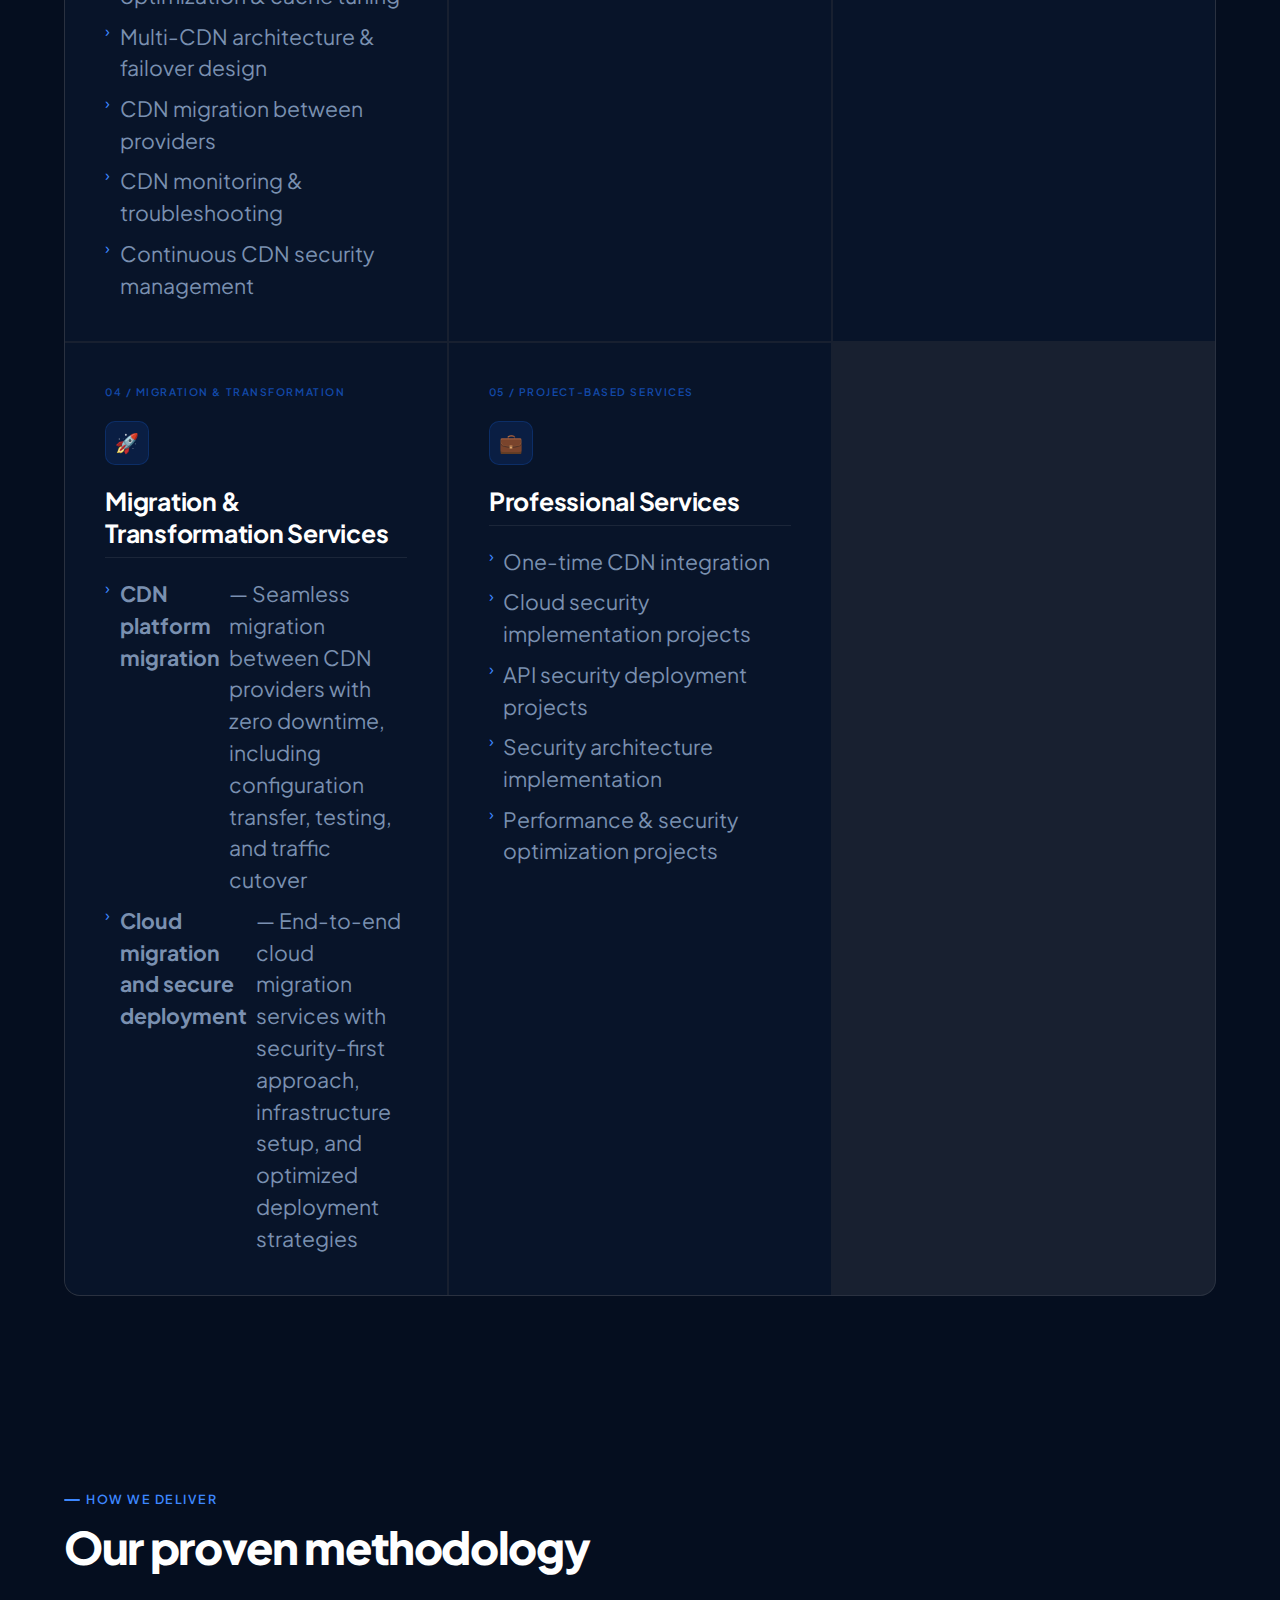
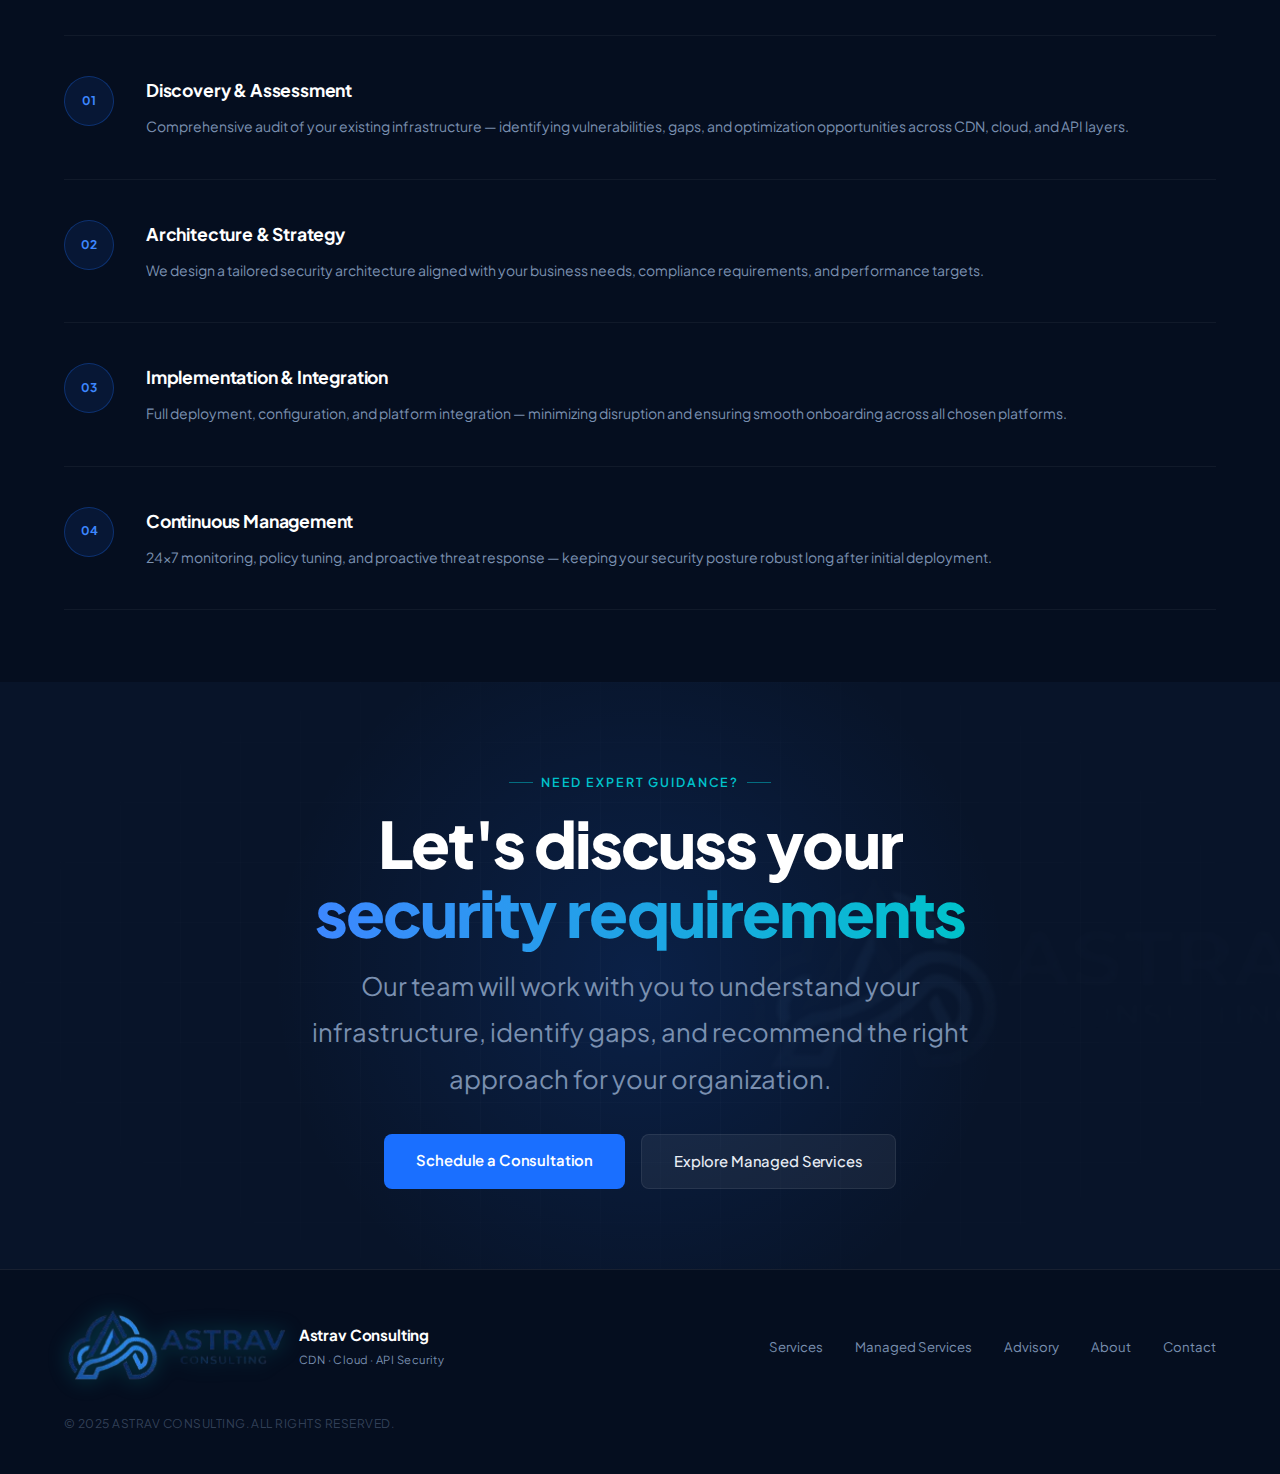
<file: services.html>
<!DOCTYPE html>
<html lang="en">
<head>
  <!-- Google tag (gtag.js) -->
  <script async src="https://www.googletagmanager.com/gtag/js?id=G-6THZCSNKC3"></script>
  <script>
    window.dataLayer = window.dataLayer || [];
    function gtag(){dataLayer.push(arguments);}
    gtag('js', new Date());
    gtag('config', 'G-6THZCSNKC3');
  </script>

  <meta charset="UTF-8" />
  <meta name="viewport" content="width=device-width, initial-scale=1.0" />

  <!-- Primary SEO -->
  <title>CDN, Cloud &amp; API Security Services – Astrav Consulting</title>
  <meta name="description" content="Comprehensive CDN security, cloud infrastructure, and API security services across 11+ platforms including Akamai, Cloudflare, AWS, and Azure. Architecture, implementation, WAF tuning, and more." />
  <meta name="keywords" content="CDN security services, cloud security consulting, API security services, Akamai consulting, Cloudflare WAF, DDoS protection services, API protection, cloud infrastructure security" />
  <link rel="canonical" href="https://www.astravconsulting.com/services.html" />

  <!-- Open Graph -->
  <meta property="og:type" content="website" />
  <meta property="og:url" content="https://www.astravconsulting.com/services.html" />
  <meta property="og:title" content="CDN, Cloud &amp; API Security Services – Astrav Consulting" />
  <meta property="og:description" content="Comprehensive CDN security, cloud infrastructure, and API security services across 11+ platforms including Akamai, Cloudflare, AWS, and Azure. Architecture, implementation, WAF tuning, and more." />
  <meta property="og:site_name" content="Astrav Consulting" />

  <!-- Twitter / X Card -->
  <meta name="twitter:card" content="summary_large_image" />
  <meta name="twitter:title" content="CDN, Cloud &amp; API Security Services – Astrav Consulting" />
  <meta name="twitter:description" content="Comprehensive CDN security, cloud infrastructure, and API security services across 11+ platforms including Akamai, Cloudflare, AWS, and Azure. Architecture, implementation, WAF tuning, and more." />

  <!-- JSON-LD -->
  <script type="application/ld+json">
  {
    "@context": "https://schema.org",
    "@type": "BreadcrumbList",
    "itemListElement": [
      {"@type": "ListItem", "position": 1, "name": "Home", "item": "https://www.astravconsulting.com/"},
      {"@type": "ListItem", "position": 2, "name": "Security Consulting Services", "item": "https://www.astravconsulting.com/services.html"}
    ]
  }
  </script>

  <link href="https://fonts.googleapis.com/css2?family=Plus+Jakarta+Sans:ital,wght@0,300;0,400;0,500;0,600;0,700;0,800;1,300;1,400&display=swap" rel="stylesheet" />
  <link rel="stylesheet" href="styles.css" />
</head>
<body>

<!-- NAV -->
<nav>
  <a class="logo" href="index.html">
    <img src="logo.png" alt="Astrav Consulting" class="logo-img" />
  </a>
  <ul>
    <li><a href="services.html">Services</a></li>
    <li><a href="managed-services.html">Managed Services</a></li>
    <li><a href="advisory.html">Advisory</a></li>
    <li><a href="about-us.html">About</a></li>
    <li><a href="/blog/">Blog</a></li>
    <li><a href="contact.html" class="nav-cta">Get in Touch</a></li>
  </ul>
</nav>

<!-- PAGE HERO -->
<section class="page-hero">
  <div class="orb orb-1"></div>
  <div class="hero-grid"></div>
  <img src="logo.png" alt="" class="hero-logo-watermark" aria-hidden="true" />
  <div class="page-hero-content">
    <div class="tag">Service Capabilities</div>
    <h1>A complete security practice,<br /><span class="grad">end-to-end</span></h1>
    <p class="hero-sub">From architecture design to continuous managed operations — we cover the full security lifecycle across CDN, cloud, and API layers.</p>
  </div>
</section>

<!-- SERVICES GRID -->
<section id="services-main">
  <div class="services-grid">

    <div class="svc-card" id="cdn">
      <div class="svc-num">01 / CDN Security</div>
      <div class="svc-icon">🛡️</div>
      <div class="svc-name">CDN Security & Delivery Consulting</div>
      <div class="plat-badges">
        <span class="plat-badge">Akamai</span>
        <span class="plat-badge">Cloudflare</span>
        <span class="plat-badge">CloudFront</span>
        <span class="plat-badge">Fastly</span>
        <span class="plat-badge">Imperva</span>
        <span class="plat-badge">F5 Shape</span>
      </div>
      <div class="svc-divider"></div>
      <ul class="svc-list">
        <li>CDN architecture design</li>
        <li>CDN onboarding and integration</li>
        <li>DNS and traffic migration</li>
        <li>SSL/TLS certificate deployment & management</li>
        <li>Web Application Firewall (WAF) implementation and tuning</li>
        <li>DDoS protection configuration</li>
        <li>Bot Abuse, Fraud and Scraping Protection</li>
        <li>CDN performance optimization & cache tuning</li>
        <li>Multi-CDN architecture & failover design</li>
        <li>CDN migration between providers</li>
        <li>CDN monitoring & troubleshooting</li>
        <li>Continuous CDN security management</li>
      </ul>
    </div>

    <div class="svc-card" id="cloud">
      <div class="svc-num">02 / Cloud Infrastructure</div>
      <div class="svc-icon">☁️</div>
      <div class="svc-name">Cloud Security & Infrastructure Consulting</div>
      <div class="plat-badges">
        <span class="plat-badge">Linode</span>
        <span class="plat-badge">AWS</span>
        <span class="plat-badge">Azure</span>
      </div>
      <div class="svc-divider"></div>
      <ul class="svc-list">
        <li>Cloud environment setup and onboarding</li>
        <li>Identity and Access Management (IAM) implementation</li>
        <li>Logging, monitoring, and alerting setup</li>
        <li>Cloud performance and cost optimization</li>
        <li>Disaster recovery and high availability design</li>
      </ul>
    </div>

    <div class="svc-card" id="api">
      <div class="svc-num">03 / API Security</div>
      <div class="svc-icon">🔐</div>
      <div class="svc-name">API Security Consulting</div>
      <div class="plat-badges">
        <span class="plat-badge">Noname Security</span>
        <span class="plat-badge">Salt Security</span>
      </div>
      <div class="svc-divider"></div>
      <ul class="svc-list">
        <li>API security architecture design</li>
        <li>API discovery and inventory</li>
        <li>API risk assessment & vulnerability analysis</li>
        <li>API security platform integration & deployment</li>
        <li>API authentication & access control implementation</li>
        <li>API security policy implementation & tuning</li>
        <li>Continuous API monitoring and protection</li>
      </ul>
    </div>

    <div class="svc-card" id="migration">
      <div class="svc-num">04 / Migration & Transformation</div>
      <div class="svc-icon">🚀</div>
      <div class="svc-name">Migration & Transformation Services</div>
      <div class="svc-divider"></div>
      <ul class="svc-list">
        <li><strong>CDN platform migration</strong> — Seamless migration between CDN providers with zero downtime, including configuration transfer, testing, and traffic cutover</li>
        <li><strong>Cloud migration and secure deployment</strong> — End-to-end cloud migration services with security-first approach, infrastructure setup, and optimized deployment strategies</li>
      </ul>
    </div>

    <div class="svc-card" id="professional">
      <div class="svc-num">05 / Project-Based Services</div>
      <div class="svc-icon">💼</div>
      <div class="svc-name">Professional Services</div>
      <div class="svc-divider"></div>
      <ul class="svc-list">
        <li>One-time CDN integration</li>
        <li>Cloud security implementation projects</li>
        <li>API security deployment projects</li>
        <li>Security architecture implementation</li>
        <li>Performance & security optimization projects</li>
      </ul>
    </div>

  </div>
</section>

<!-- PROCESS -->
<section id="process">
  <div class="tag">How We Deliver</div>
  <h2 class="sec-title">Our proven methodology</h2>

  <div class="process-timeline">
    <div class="timeline-item">
      <div class="timeline-num">01</div>
      <div class="timeline-content">
        <h3>Discovery & Assessment</h3>
        <p>Comprehensive audit of your existing infrastructure — identifying vulnerabilities, gaps, and optimization opportunities across CDN, cloud, and API layers.</p>
      </div>
    </div>
    <div class="timeline-item">
      <div class="timeline-num">02</div>
      <div class="timeline-content">
        <h3>Architecture & Strategy</h3>
        <p>We design a tailored security architecture aligned with your business needs, compliance requirements, and performance targets.</p>
      </div>
    </div>
    <div class="timeline-item">
      <div class="timeline-num">03</div>
      <div class="timeline-content">
        <h3>Implementation & Integration</h3>
        <p>Full deployment, configuration, and platform integration — minimizing disruption and ensuring smooth onboarding across all chosen platforms.</p>
      </div>
    </div>
    <div class="timeline-item">
      <div class="timeline-num">04</div>
      <div class="timeline-content">
        <h3>Continuous Management</h3>
        <p>24×7 monitoring, policy tuning, and proactive threat response — keeping your security posture robust long after initial deployment.</p>
      </div>
    </div>
  </div>
</section>

<!-- CTA -->
<section id="contact-cta">
  <div class="hero-grid"></div>
  <img src="logo.png" alt="" class="hero-logo-watermark" aria-hidden="true" />
  <div class="cta-inner">
    <div class="cta-label">Need Expert Guidance?</div>
    <h2 class="cta-title">Let's discuss your<br /><span class="grad">security requirements</span></h2>
    <p class="cta-desc">Our team will work with you to understand your infrastructure, identify gaps, and recommend the right approach for your organization.</p>
    <div class="cta-actions">
      <a href="contact.html" class="btn-primary">Schedule a Consultation</a>
      <a href="managed-services.html" class="btn-ghost">Explore Managed Services</a>
    </div>
  </div>
</section>

<!-- FOOTER -->
<footer>
  <div class="footer-brand">
    <img src="logo.png" alt="Astrav Consulting" class="footer-logo-img" />
    <div>
      <div class="footer-name">Astrav Consulting</div>
      <div style="font-size:0.7rem;color:var(--muted);margin-top:0.1rem;letter-spacing:0.04em;">CDN · Cloud · API Security</div>
    </div>
  </div>
  <ul class="footer-links">
    <li><a href="services.html">Services</a></li>
    <li><a href="managed-services.html">Managed Services</a></li>
    <li><a href="advisory.html">Advisory</a></li>
    <li><a href="about.html">About</a></li>
    <li><a href="contact.html">Contact</a></li>
  </ul>
  <div class="footer-copy">© 2025 ASTRAV CONSULTING. ALL RIGHTS RESERVED.</div>
</footer>


  <!-- FAQ Schema for rich snippets -->
  <script type="application/ld+json">
  {
    "@context": "https://schema.org",
    "@type": "FAQPage",
    "mainEntity": [
      {
        "@type": "Question",
        "name": "What CDN platforms does Astrav Consulting support?",
        "acceptedAnswer": {
          "@type": "Answer",
          "text": "Astrav Consulting provides expert services across 11+ platforms including Akamai, Cloudflare, Amazon CloudFront, Fastly, Imperva, F5 Shape Security, AWS, and Azure."
        }
      },
      {
        "@type": "Question",
        "name": "Does Astrav Consulting offer WAF tuning and DDoS protection?",
        "acceptedAnswer": {
          "@type": "Answer",
          "text": "Yes. We provide WAF tuning, DDoS protection, and bot mitigation across all major CDN platforms as part of our CDN Security practice."
        }
      },
      {
        "@type": "Question",
        "name": "What API security platforms does Astrav Consulting work with?",
        "acceptedAnswer": {
          "@type": "Answer",
          "text": "We specialize in Noname Security and Salt Security for API discovery, risk assessment, authentication, and continuous monitoring."
        }
      }
    ]
  }
  </script>
</body>
</html>
</file>
<file: styles.css>
/* ══════════════════════════════════════════════════════════════════════════
   ASTRAV CONSULTING - GLOBAL STYLES
   ══════════════════════════════════════════════════════════════════════════ */

:root {
  --navy:      #050e1f;
  --navy2:     #081429;
  --navy3:     #0b1a35;
  --panel:     #0e2040;
  --blue:      #1a6fff;
  --blue-lt:   #3d87ff;
  --blue-glow: rgba(26,111,255,0.18);
  --teal:      #00c2cb;
  --white:     #ffffff;
  --off-white: #e8edf5;
  --muted:     #7a90b0;
  --border:    rgba(255,255,255,0.08);
  --border2:   rgba(255,255,255,0.05);
}

*, *::before, *::after { box-sizing: border-box; margin: 0; padding: 0; }
html { scroll-behavior: smooth; }

body {
  background: var(--navy);
  color: var(--off-white);
  font-family: 'Plus Jakarta Sans', sans-serif;
  font-size: 17px;
  line-height: 1.7;
  overflow-x: hidden;
}

/* ══════════════════════════════════════════════════════════════════════════
   NAVIGATION
   ══════════════════════════════════════════════════════════════════════════ */

nav {
  position: fixed;
  top: 0; left: 0; right: 0;
  z-index: 200;
  display: flex;
  align-items: center;
  justify-content: space-between;
  padding: 0 3rem;
  height: 68px;
  background: rgba(250, 250, 250, 0.87);
  backdrop-filter: blur(24px);
  border-bottom: 1px solid var(--border);
}

.logo {
  display: flex;
  align-items: center;
  gap: 0.6rem;
  text-decoration: none;
}
.logo-icon {
  width: 34px; height: 34px;
  background: linear-gradient(135deg, var(--blue), var(--teal));
  border-radius: 8px;
  display: flex; align-items: center; justify-content: center;
  font-size: 1rem;
  flex-shrink: 0;
}
.logo-text {
  font-size: 1.05rem;
  font-weight: 700;
  color: var(--white);
  letter-spacing: -0.02em;
}
.logo-img {
  height: 56px;
  width: auto;
  object-fit: contain;
  filter: drop-shadow(0 0 12px rgba(0, 194, 203, 0.4));
  transition: filter 0.3s;
}
.logo-img:hover {
  filter: drop-shadow(0 0 22px rgba(0, 194, 203, 0.7));
}
.footer-logo-img {
  height: 72px;
  width: auto;
  object-fit: contain;
  filter: drop-shadow(0 0 10px rgba(0, 194, 203, 0.3));
}

nav ul { list-style: none; display: flex; gap: 2rem; align-items: center; }
nav a {
  color: rgba(0,75,175,0.9);
  text-decoration: none;
  font-size: 0.95rem;
  font-weight: 500;
  transition: color 0.2s;
}
nav a:hover, nav a.active { color:#004BAF; }

.nav-cta {
  background: var(--blue) !important;
  color: var(--white) !important;
  padding: 0.55rem 1.35rem !important;
  border-radius: 6px;
  font-weight: 600 !important;
  font-size: 0.85rem !important;
  transition: background 0.2s, box-shadow 0.2s !important;
}
.nav-cta:hover {
  background: var(--blue-lt) !important;
  box-shadow: 0 0 24px rgba(26,111,255,0.4) !important;
}


/* ══════════════════════════════════════════════════════════════════════════
   HERO LOGO WATERMARK
   ══════════════════════════════════════════════════════════════════════════ */

.hero-logo-watermark {
  position: absolute;
  right: -80px;
  top: 50%;
  transform: translateY(-50%);
  width: 620px;
  height: 620px;
  object-fit: contain;
  opacity: 0.07;
  pointer-events: none;
  z-index: 1;
  filter: blur(1px) saturate(0.5);
  animation: floatLogo 8s ease-in-out infinite;
}

@keyframes floatLogo {
  0%, 100% { transform: translateY(-50%) translateX(0px); }
  50% { transform: translateY(-50%) translateX(-18px); }
}

.page-hero .hero-logo-watermark {
  width: 500px;
  height: 500px;
  right: -60px;
  opacity: 0.065;
}

/* ══════════════════════════════════════════════════════════════════════════
   HERO SECTIONS
   ══════════════════════════════════════════════════════════════════════════ */

#hero {
  position: relative;
  min-height: 100vh;
  display: flex;
  flex-direction: column;
  align-items: center;
  justify-content: center;
  text-align: center;
  padding: 6rem 4rem 4rem;
  overflow: hidden;
}

.orb {
  position: absolute;
  border-radius: 50%;
  filter: blur(100px);
  pointer-events: none;
}
.orb-1 {
  width: 700px; height: 700px;
  background: radial-gradient(circle, rgba(26,111,255,0.22) 0%, transparent 70%);
  top: -200px; left: 50%;
  transform: translateX(-50%);
}
.orb-2 {
  width: 500px; height: 500px;
  background: radial-gradient(circle, rgba(0,194,203,0.12) 0%, transparent 70%);
  bottom: 0; right: -100px;
}
.orb-3 {
  width: 400px; height: 400px;
  background: radial-gradient(circle, rgba(26,111,255,0.1) 0%, transparent 70%);
  bottom: 100px; left: -100px;
}

.hero-grid {
  position: absolute;
  inset: 0;
  background-image:
    linear-gradient(rgba(255,255,255,0.025) 1px, transparent 1px),
    linear-gradient(90deg, rgba(255,255,255,0.025) 1px, transparent 1px);
  background-size: 60px 60px;
  mask-image: radial-gradient(ellipse 90% 80% at 50% 0%, black 0%, transparent 75%);
}

.hero-badge {
  display: inline-flex;
  align-items: center;
  gap: 0.5rem;
  background: rgba(26,111,255,0.12);
  border: 1px solid rgba(26,111,255,0.3);
  border-radius: 100px;
  padding: 0.4rem 1rem 0.4rem 0.6rem;
  font-size: 0.88rem;
  font-weight: 500;
  color: var(--blue-lt);
  margin-bottom: 1.25rem;
  position: relative; z-index: 2;
  animation: fadeUp 0.7s ease both;
}
.badge-dot {
  width: 7px; height: 7px;
  border-radius: 50%;
  background: var(--teal);
  box-shadow: 0 0 8px var(--teal);
  animation: pulse 2s infinite;
}
@keyframes pulse { 0%,100% { opacity:1; } 50% { opacity:0.3; } }

h1 {
  font-size: clamp(2.8rem, 6vw, 5.5rem);
  font-weight: 800;
  line-height: 1.06;
  letter-spacing: -0.03em;
  color: var(--white);
  max-width: 900px;
  position: relative; z-index: 2;
  animation: fadeUp 0.7s 0.1s ease both;
}
h1 .grad {
  background: linear-gradient(90deg, var(--blue-lt), var(--teal));
  -webkit-background-clip: text;
  -webkit-text-fill-color: transparent;
  background-clip: text;
}

.hero-sub {
  margin-top: 1.1rem;
  font-size: 1.65rem;
  color: var(--muted);
  max-width: 600px;
  line-height: 1.75;
  font-weight: 400;
  position: relative; z-index: 2;
  animation: fadeUp 0.7s 0.2s ease both;
}

.hero-actions {
  display: flex;
  gap: 1rem;
  margin-top: 1.75rem;
  justify-content: center;
  position: relative; z-index: 2;
  animation: fadeUp 0.7s 0.3s ease both;
}

.hero-stats {
  display: flex;
  gap: 0;
  margin-top: 3rem;
  background: rgba(255,255,255,0.04);
  border: 1px solid var(--border);
  border-radius: 16px;
  overflow: hidden;
  position: relative; z-index: 2;
  animation: fadeUp 0.7s 0.4s ease both;
  max-width: 780px;
  width: 100%;
}
.stat-item {
  flex: 1;
  padding: 1.5rem 1.25rem;
  border-right: 1px solid var(--border);
  text-align: center;
}
.stat-item:last-child { border-right: none; }
.stat-val {
  font-size: 2.5rem;
  font-weight: 800;
  color: var(--white);
  letter-spacing: -0.03em;
  line-height: 1;
  background: linear-gradient(135deg, var(--white), var(--blue-lt));
  -webkit-background-clip: text;
  -webkit-text-fill-color: transparent;
  background-clip: text;
}
.stat-label {
  margin-top: 0.35rem;
  font-size: 0.82rem;
  color: var(--muted);
  font-weight: 400;
  letter-spacing: 0.02em;
}

@keyframes fadeUp {
  from { opacity: 0; transform: translateY(20px); }
  to { opacity: 1; transform: translateY(0); }
}

/* Page Hero (internal pages) */
.page-hero {
  position: relative;
  min-height: 50vh;
  display: flex;
  flex-direction: column;
  align-items: center;
  justify-content: center;
  text-align: center;
  padding: 10rem 4rem 5rem;
  overflow: hidden;
}
.page-hero-content { position: relative; z-index: 2; max-width: 800px; }

/* ══════════════════════════════════════════════════════════════════════════
   BUTTONS
   ══════════════════════════════════════════════════════════════════════════ */

.btn-primary {
  background: var(--blue);
  color: var(--white);
  font-size: 0.925rem;
  font-weight: 600;
  padding: 0.875rem 2rem;
  border-radius: 8px;
  text-decoration: none;
  transition: background 0.2s, box-shadow 0.2s, transform 0.2s;
  letter-spacing: -0.01em;
  display: inline-block;
  border: none;
  cursor: pointer;
  font-family: inherit;
}
.btn-primary:hover {
  background: var(--blue-lt);
  box-shadow: 0 0 32px rgba(26,111,255,0.45);
  transform: translateY(-2px);
}

.btn-ghost {
  background: rgba(255,255,255,0.06);
  color: var(--off-white);
  font-size: 0.925rem;
  font-weight: 500;
  padding: 0.875rem 2rem;
  border-radius: 8px;
  border: 1px solid var(--border);
  text-decoration: none;
  transition: background 0.2s, border-color 0.2s, transform 0.2s;
  letter-spacing: -0.01em;
  display: inline-block;
  cursor: pointer;
}
.btn-ghost:hover {
  background: rgba(255,255,255,0.1);
  border-color: rgba(255,255,255,0.18);
  transform: translateY(-2px);
}

/* ══════════════════════════════════════════════════════════════════════════
   MARQUEE
   ══════════════════════════════════════════════════════════════════════════ */

.marquee-wrap {
  background: var(--navy2);
  border-top: 1px solid var(--border);
  border-bottom: 1px solid var(--border);
  padding: 1.5rem 0;
  overflow: hidden;
}
.marquee-inner {
  display: flex;
  gap: 3.5rem;
  animation: scrollX 30s linear infinite;
  width: max-content;
  align-items: center;
}
.marquee-inner:hover { animation-play-state: paused; }
.plat-item {
  display: flex;
  align-items: center;
  gap: 0.5rem;
  white-space: nowrap;
  font-size: 0.82rem;
  font-weight: 600;
  color: var(--muted);
  letter-spacing: 0.03em;
  transition: color 0.2s;
}
.plat-item:hover { color: var(--white); }
.plat-dot {
  width: 5px; height: 5px;
  border-radius: 50%;
  background: var(--blue);
  opacity: 0.5;
}

@keyframes scrollX {
  from { transform: translateX(0); }
  to { transform: translateX(-50%); }
}

/* ══════════════════════════════════════════════════════════════════════════
   SECTIONS
   ══════════════════════════════════════════════════════════════════════════ */

section { padding: 4.5rem 4rem; }

.tag {
  display: inline-flex;
  align-items: center;
  gap: 0.4rem;
  font-size: 0.78rem;
  font-weight: 600;
  letter-spacing: 0.12em;
  text-transform: uppercase;
  color: var(--blue-lt);
  margin-bottom: 0.75rem;
}
.tag::before {
  content: '';
  width: 16px; height: 2px;
  background: var(--blue-lt);
  border-radius: 2px;
}

.sec-title {
  font-size: clamp(2.6rem, 3.5vw, 3.6rem);
  font-weight: 800;
  letter-spacing: -0.03em;
  color: var(--white);
  line-height: 1.1;
}
.sec-title .grad {
  background: linear-gradient(90deg, var(--blue-lt), var(--teal));
  -webkit-background-clip: text;
  -webkit-text-fill-color: transparent;
  background-clip: text;
}
.sec-desc {
  color: var(--muted);
  font-size: 1.55rem;
  max-width: 520px;
  margin-top: 0.75rem;
  line-height: 1.8;
  font-weight: 400;
}

/* ══════════════════════════════════════════════════════════════════════════
   SERVICES
   ══════════════════════════════════════════════════════════════════════════ */

#services-main { padding: 5rem 4rem 7rem; }

.services-grid {
  display: grid;
  grid-template-columns: repeat(3, 1fr);
  gap: 1.5px;
  background: var(--border);
  border-radius: 16px;
  overflow: hidden;
  border: 1px solid var(--border);
}

.svc-card {
  background: var(--navy2);
  padding: 2.5rem;
  position: relative;
  overflow: hidden;
  transition: background 0.3s;
}
.svc-card::after {
  content: '';
  position: absolute;
  inset: 0;
  background: linear-gradient(135deg, rgba(26,111,255,0.06) 0%, transparent 60%);
  opacity: 0;
  transition: opacity 0.3s;
}
.svc-card:hover { background: var(--navy3); }
.svc-card:hover::after { opacity: 1; }

.svc-num {
  font-size: 0.65rem;
  font-weight: 600;
  letter-spacing: 0.15em;
  color: rgba(26,111,255,0.6);
  text-transform: uppercase;
  margin-bottom: 1.25rem;
}

.svc-icon {
  width: 44px; height: 44px;
  border-radius: 10px;
  background: rgba(26,111,255,0.12);
  border: 1px solid rgba(26,111,255,0.2);
  display: flex; align-items: center; justify-content: center;
  font-size: 1.2rem;
  margin-bottom: 1.25rem;
}

.svc-name {
  font-size: 1.55rem;
  font-weight: 700;
  color: var(--white);
  margin-bottom: 0.5rem;
  line-height: 1.3;
  letter-spacing: -0.01em;
}

.plat-badges {
  display: flex;
  flex-wrap: wrap;
  gap: 0.3rem;
  margin-bottom: 1.25rem;
}
.plat-badge {
  font-size: 0.6rem;
  font-weight: 600;
  letter-spacing: 0.04em;
  color: var(--teal);
  background: rgba(0,194,203,0.08);
  border: 1px solid rgba(0,194,203,0.2);
  padding: 0.2rem 0.55rem;
  border-radius: 4px;
  text-transform: uppercase;
}

.svc-divider {
  height: 1px;
  background: var(--border);
  margin-bottom: 1.25rem;
}

.svc-list {
  list-style: none;
  display: flex;
  flex-direction: column;
  gap: 0.55rem;
}
.svc-list li {
  font-size: 1.325rem;
  color: var(--muted);
  display: flex;
  align-items: flex-start;
  gap: 0.6rem;
  line-height: 1.5;
}
.svc-list li::before {
  content: '›';
  color: var(--blue-lt);
  font-size: 1rem;
  flex-shrink: 0;
  line-height: 1.3;
}

/* ══════════════════════════════════════════════════════════════════════════
   APPROACH / STEPS
   ══════════════════════════════════════════════════════════════════════════ */

.approach-layout {
  display: grid;
  grid-template-columns: 1fr 1fr;
  gap: 5rem;
  align-items: center;
  margin-top: 2.5rem;
}

.steps { display: flex; flex-direction: column; }

.step {
  display: flex;
  gap: 1.5rem;
  padding: 1.4rem 0;
  border-bottom: 1px solid var(--border2);
  position: relative;
  cursor: default;
  transition: padding-left 0.3s;
}
.step:hover { padding-left: 0.5rem; }
.step:first-child { border-top: 1px solid var(--border2); }

.step-num {
  font-size: 0.72rem;
  font-weight: 700;
  color: var(--blue-lt);
  letter-spacing: 0.1em;
  padding-top: 0.3rem;
  flex-shrink: 0;
  width: 2.5rem;
  opacity: 0.7;
}
.step-title {
  font-size: 1.55rem;
  font-weight: 700;
  color: var(--white);
  margin-bottom: 0.4rem;
  letter-spacing: -0.01em;
}
.step-desc { font-size: 1.45rem; color: var(--muted); line-height: 1.7; }

/* ══════════════════════════════════════════════════════════════════════════
   PRACTICES / MODELS
   ══════════════════════════════════════════════════════════════════════════ */

#practices { background: var(--navy2); }

.practices-grid {
  display: grid;
  grid-template-columns: repeat(3, 1fr);
  gap: 1.5rem;
  margin-top: 2rem;
}

.practice-card {
  background: var(--navy3);
  border: 1px solid var(--border);
  border-radius: 16px;
  padding: 2rem;
  transition: background 0.3s, border-color 0.3s;
}
.practice-card:hover { background: var(--panel); border-color: rgba(26,111,255,0.3); }

.prac-icon {
  font-size: 1.9rem;
  margin-bottom: 1rem;
}
.prac-title {
  font-size: 1.7rem;
  font-weight: 700;
  color: var(--white);
  margin-bottom: 0.6rem;
  letter-spacing: -0.01em;
}
.prac-desc {
  font-size: 1.5rem;
  color: var(--muted);
  line-height: 1.7;
  margin-bottom: 1.25rem;
}
.prac-link {
  font-size: 0.92rem;
  font-weight: 600;
  color: var(--blue-lt);
  text-decoration: none;
  transition: color 0.2s;
}
.prac-link:hover { color: var(--teal); }

#models { background: var(--navy2); }

.models-grid {
  display: grid;
  grid-template-columns: repeat(3, 1fr);
  gap: 1.5rem;
  margin-top: 2rem;
}

.model-card {
  background: var(--navy3);
  border: 1px solid var(--border);
  border-radius: 16px;
  padding: 2rem;
  transition: background 0.3s, border-color 0.3s;
}
.model-card:hover { background: var(--panel); }

.model-featured {
  border-color: var(--blue);
  box-shadow: 0 0 40px rgba(26,111,255,0.2);
}

.model-badge {
  display: inline-block;
  font-size: 0.7rem;
  font-weight: 700;
  letter-spacing: 0.1em;
  text-transform: uppercase;
  color: var(--blue-lt);
  background: rgba(26,111,255,0.1);
  border: 1px solid rgba(26,111,255,0.3);
  padding: 0.3rem 0.8rem;
  border-radius: 6px;
  margin-bottom: 1rem;
}
.badge-featured {
  color: var(--teal);
  background: rgba(0,194,203,0.1);
  border-color: rgba(0,194,203,0.3);
}

.model-title {
  font-size: 1.7rem;
  font-weight: 700;
  color: var(--white);
  margin-bottom: 0.6rem;
  letter-spacing: -0.01em;
}
.model-desc {
  font-size: 1.5rem;
  color: var(--muted);
  line-height: 1.7;
  margin-bottom: 1.25rem;
}

.model-features {
  list-style: none;
  margin-bottom: 1.5rem;
}
.model-features li {
  font-size: 1.45rem;
  color: var(--off-white);
  padding: 0.4rem 0;
  display: flex;
  align-items: center;
  gap: 0.6rem;
}
.model-features li::before {
  content: '✓';
  width: 18px; height: 18px;
  border-radius: 50%;
  background: rgba(0,194,203,0.12);
  border: 1px solid rgba(0,194,203,0.3);
  color: var(--teal);
  display: flex; align-items: center; justify-content: center;
  font-size: 0.65rem;
  font-weight: 700;
  flex-shrink: 0;
}

/* ══════════════════════════════════════════════════════════════════════════
   MANAGED SERVICES
   ══════════════════════════════════════════════════════════════════════════ */

.managed-layout {
  display: grid;
  grid-template-columns: 1.1fr 0.9fr;
  gap: 6rem;
  align-items: start;
  margin-top: 4.5rem;
}

.managed-cards {
  display: flex;
  flex-direction: column;
  gap: 1px;
  background: var(--border);
  border: 1px solid var(--border);
  border-radius: 16px;
  overflow: hidden;
}

.msvc {
  background: var(--navy2);
  padding: 1.75rem 2rem;
  display: flex;
  align-items: flex-start;
  gap: 1.25rem;
  transition: background 0.25s;
}
.msvc:hover { background: var(--navy3); }

.msvc-icon {
  width: 38px; height: 38px;
  border-radius: 8px;
  background: rgba(26,111,255,0.1);
  border: 1px solid rgba(26,111,255,0.2);
  display: flex; align-items: center; justify-content: center;
  font-size: 1rem;
  flex-shrink: 0;
}
.msvc-title {
  font-size: 0.9rem;
  font-weight: 700;
  color: var(--white);
  margin-bottom: 0.3rem;
  letter-spacing: -0.01em;
}
.msvc-desc { font-size: 0.8rem; color: var(--muted); line-height: 1.6; }

.managed-right {}
.managed-right .sec-title { margin-bottom: 1.25rem; }
.managed-right p {
  font-size: 0.95rem;
  color: var(--muted);
  line-height: 1.85;
  margin-bottom: 2.5rem;
}

.feature-list {
  display: flex;
  flex-direction: column;
  gap: 0.75rem;
  margin-bottom: 2.5rem;
}
.feature-item {
  display: flex;
  align-items: center;
  gap: 0.75rem;
  font-size: 0.875rem;
  color: var(--off-white);
}
.feature-item::before {
  content: '✓';
  width: 22px; height: 22px;
  border-radius: 50%;
  background: rgba(0,194,203,0.12);
  border: 1px solid rgba(0,194,203,0.3);
  color: var(--teal);
  display: flex; align-items: center; justify-content: center;
  font-size: 0.7rem;
  font-weight: 700;
  flex-shrink: 0;
}

#whats-included { background: var(--navy2); }

.included-grid {
  display: grid;
  grid-template-columns: repeat(3, 1fr);
  gap: 1.5px;
  background: var(--border);
  border: 1px solid var(--border);
  border-radius: 16px;
  overflow: hidden;
  margin-top: 4rem;
}

.inc-card {
  background: var(--navy3);
  padding: 2.5rem;
  transition: background 0.25s;
}
.inc-card:hover { background: var(--panel); }

.inc-icon { font-size: 1.5rem; margin-bottom: 1.25rem; }
.inc-card h3 {
  font-size: 1rem;
  font-weight: 700;
  color: var(--white);
  margin-bottom: 0.75rem;
  letter-spacing: -0.01em;
}
.inc-card p {
  font-size: 0.845rem;
  color: var(--muted);
  line-height: 1.75;
}

.hiw-layout {
  display: grid;
  grid-template-columns: 1fr 1.5fr;
  gap: 6rem;
  align-items: start;
  margin-top: 4.5rem;
}

/* ══════════════════════════════════════════════════════════════════════════
   PROCESS TIMELINE
   ══════════════════════════════════════════════════════════════════════════ */

.process-timeline {
  display: flex;
  flex-direction: column;
  gap: 0;
  margin-top: 4rem;
}

.timeline-item {
  display: flex;
  gap: 2rem;
  padding: 2.5rem 0;
  border-bottom: 1px solid var(--border2);
}
.timeline-item:first-child { border-top: 1px solid var(--border2); }

.timeline-num {
  width: 50px; height: 50px;
  border-radius: 50%;
  background: rgba(26,111,255,0.1);
  border: 1px solid rgba(26,111,255,0.3);
  display: flex; align-items: center; justify-content: center;
  font-size: 0.75rem;
  font-weight: 700;
  color: var(--blue-lt);
  flex-shrink: 0;
}

.timeline-content h3 {
  font-size: 1.1rem;
  font-weight: 700;
  color: var(--white);
  margin-bottom: 0.5rem;
  letter-spacing: -0.01em;
}
.timeline-content p {
  font-size: 0.875rem;
  color: var(--muted);
  line-height: 1.75;
}

/* ══════════════════════════════════════════════════════════════════════════
   ASSESSMENT SERVICES
   ══════════════════════════════════════════════════════════════════════════ */

.assess-grid {
  display: flex;
  flex-direction: column;
  gap: 2rem;
  margin-top: 4rem;
}

.assess-card-large {
  background: var(--navy2);
  border: 1px solid var(--border);
  border-radius: 16px;
  padding: 3rem;
  transition: background 0.3s, border-color 0.3s;
}
.assess-card-large:hover { background: var(--navy3); border-color: rgba(26,111,255,0.3); }

.assess-icon-large {
  font-size: 2rem;
  margin-bottom: 1.5rem;
}

.assess-title-large {
  font-size: 1.5rem;
  font-weight: 700;
  color: var(--white);
  margin-bottom: 1rem;
  letter-spacing: -0.02em;
}

.assess-desc-large {
  font-size: 1rem;
  color: var(--muted);
  line-height: 1.8;
  margin-bottom: 2rem;
}

.assess-includes h4 {
  font-size: 0.9rem;
  font-weight: 700;
  color: var(--white);
  margin-bottom: 1rem;
  letter-spacing: 0.02em;
  text-transform: uppercase;
}

.assess-includes ul {
  list-style: none;
  display: grid;
  grid-template-columns: 1fr 1fr;
  gap: 0.5rem 2rem;
  margin-bottom: 2rem;
}

.assess-includes li {
  font-size: 0.845rem;
  color: var(--off-white);
  display: flex;
  align-items: flex-start;
  gap: 0.6rem;
  line-height: 1.6;
}

.assess-includes li::before {
  content: '•';
  color: var(--blue-lt);
  font-size: 1.2rem;
  flex-shrink: 0;
  line-height: 1.2;
}

.assess-deliverables {
  font-size: 0.845rem;
  color: var(--muted);
  padding-top: 1.5rem;
  border-top: 1px solid var(--border2);
  line-height: 1.7;
}
.assess-deliverables strong { color: var(--off-white); }

/* ══════════════════════════════════════════════════════════════════════════
   ABOUT / WHY
   ══════════════════════════════════════════════════════════════════════════ */

.why-grid-full {
  display: flex;
  flex-direction: column;
  gap: 2rem;
  margin-top: 4rem;
}

.why-card-full {
  background: var(--navy2);
  border: 1px solid var(--border);
  border-radius: 16px;
  padding: 2.5rem;
  transition: background 0.3s, border-color 0.3s;
}
.why-card-full:hover { background: var(--navy3); border-color: rgba(26,111,255,0.25); }

.why-num-full {
  font-size: 0.65rem;
  font-weight: 700;
  letter-spacing: 0.15em;
  color: rgba(26,111,255,0.5);
  text-transform: uppercase;
  margin-bottom: 1rem;
}

.why-title-full {
  font-size: 1.3rem;
  font-weight: 700;
  color: var(--white);
  margin-bottom: 0.75rem;
  letter-spacing: -0.02em;
}

.why-desc-full {
  font-size: 0.95rem;
  color: var(--muted);
  line-height: 1.8;
}

.approach-detail-layout {
  display: grid;
  grid-template-columns: 1fr 1.5fr;
  gap: 6rem;
  align-items: start;
  margin-top: 4rem;
}

.approach-principles {
  display: flex;
  flex-direction: column;
  gap: 2rem;
}

.principle {
  padding: 1.5rem 0;
  border-bottom: 1px solid var(--border2);
}
.principle:first-child { border-top: 1px solid var(--border2); }

.principle h4 {
  font-size: 1rem;
  font-weight: 700;
  color: var(--white);
  margin-bottom: 0.5rem;
  letter-spacing: -0.01em;
}

.principle p {
  font-size: 0.875rem;
  color: var(--muted);
  line-height: 1.75;
}

.platforms-detail {
  display: flex;
  flex-direction: column;
  gap: 3rem;
  margin-top: 4rem;
}

.plat-group {}
.plat-cat {
  font-size: 0.85rem;
  font-weight: 700;
  letter-spacing: 0.08em;
  text-transform: uppercase;
  color: var(--blue-lt);
  margin-bottom: 1.5rem;
}

.plat-list {
  display: grid;
  grid-template-columns: 1fr 1fr;
  gap: 1.5rem;
}

.plat-detail-item {
  background: var(--navy2);
  border: 1px solid var(--border);
  border-radius: 12px;
  padding: 1.5rem;
  transition: background 0.3s;
}
.plat-detail-item:hover { background: var(--navy3); }

.plat-detail-item strong {
  font-size: 0.95rem;
  font-weight: 700;
  color: var(--white);
  display: block;
  margin-bottom: 0.4rem;
}

.plat-detail-item p {
  font-size: 0.8rem;
  color: var(--muted);
  line-height: 1.6;
}

.why-adv-layout {
  display: grid;
  grid-template-columns: 1fr 1.5fr;
  gap: 6rem;
  align-items: start;
  margin-top: 4rem;
}

.why-features {
  display: flex;
  flex-direction: column;
  gap: 1.5rem;
}

.why-feat {
  display: flex;
  gap: 1.25rem;
  align-items: flex-start;
}

.feat-icon {
  width: 32px; height: 32px;
  border-radius: 50%;
  background: rgba(0,194,203,0.12);
  border: 1px solid rgba(0,194,203,0.3);
  color: var(--teal);
  display: flex; align-items: center; justify-content: center;
  font-size: 0.75rem;
  font-weight: 700;
  flex-shrink: 0;
}

.why-feat h4 {
  font-size: 1rem;
  font-weight: 700;
  color: var(--white);
  margin-bottom: 0.4rem;
}

.why-feat p {
  font-size: 0.875rem;
  color: var(--muted);
  line-height: 1.75;
}

/* ══════════════════════════════════════════════════════════════════════════
   CONTACT FORM
   ══════════════════════════════════════════════════════════════════════════ */

.contact-layout {
  display: grid;
  grid-template-columns: 1.2fr 0.8fr;
  gap: 5rem;
  align-items: start;
  max-width: 1400px;
  margin: 0 auto;
}

.contact-form-wrap {
  background: var(--navy2);
  border: 1px solid var(--border);
  border-radius: 16px;
  padding: 3rem;
}

.form-title {
  font-size: 1.5rem;
  font-weight: 700;
  color: var(--white);
  margin-bottom: 0.5rem;
  letter-spacing: -0.02em;
}

.form-subtitle {
  font-size: 0.9rem;
  color: var(--muted);
  margin-bottom: 2.5rem;
}

.contact-form {}

.form-row {
  display: grid;
  grid-template-columns: 1fr 1fr;
  gap: 1rem;
}

.form-group {
  margin-bottom: 1.5rem;
}

.form-group label {
  display: block;
  font-size: 0.85rem;
  font-weight: 600;
  color: var(--off-white);
  margin-bottom: 0.5rem;
}

.form-group input,
.form-group select,
.form-group textarea {
  width: 100%;
  background: var(--navy3);
  border: 1px solid var(--border);
  border-radius: 8px;
  padding: 0.75rem 1rem;
  font-size: 0.9rem;
  color: var(--off-white);
  font-family: inherit;
  transition: border-color 0.2s, background 0.2s;
}

.form-group input:focus,
.form-group select:focus,
.form-group textarea:focus {
  outline: none;
  border-color: var(--blue);
  background: rgba(26,111,255,0.05);
}

.form-group textarea {
  resize: vertical;
  min-height: 120px;
}

.form-submit {
  width: 100%;
  margin-top: 1rem;
}

.contact-info-wrap {
  display: flex;
  flex-direction: column;
  gap: 1.5rem;
}

.contact-info-card {
  background: var(--navy2);
  border: 1px solid var(--border);
  border-radius: 12px;
  padding: 2rem;
}

.info-icon {
  font-size: 1.5rem;
  margin-bottom: 1rem;
}

.contact-info-card h3 {
  font-size: 1rem;
  font-weight: 700;
  color: var(--white);
  margin-bottom: 0.5rem;
}

.contact-info-card p {
  font-size: 0.875rem;
  color: var(--muted);
  line-height: 1.7;
}

.contact-info-card a {
  color: var(--blue-lt);
  text-decoration: none;
  transition: color 0.2s;
}
.contact-info-card a:hover { color: var(--teal); }

.info-link {
  display: inline-block;
  margin-top: 0.75rem;
  font-weight: 600;
}

.expect-list {
  list-style: none;
  margin-top: 0.75rem;
}

.expect-list li {
  font-size: 0.845rem;
  color: var(--off-white);
  padding: 0.4rem 0;
  display: flex;
  align-items: center;
  gap: 0.6rem;
}

.expect-list li::before {
  content: '✓';
  width: 18px; height: 18px;
  border-radius: 50%;
  background: rgba(0,194,203,0.12);
  border: 1px solid rgba(0,194,203,0.3);
  color: var(--teal);
  display: flex; align-items: center; justify-content: center;
  font-size: 0.65rem;
  font-weight: 700;
  flex-shrink: 0;
}

#alt-contact { background: var(--navy2); }

.alt-grid {
  display: grid;
  grid-template-columns: repeat(3, 1fr);
  gap: 1.5rem;
  margin-top: 3rem;
}

.alt-card {
  background: var(--navy3);
  border: 1px solid var(--border);
  border-radius: 12px;
  padding: 2rem;
  text-align: center;
  transition: background 0.3s;
}
.alt-card:hover { background: var(--panel); }

.alt-card h4 {
  font-size: 0.9rem;
  font-weight: 700;
  color: var(--white);
  margin-bottom: 0.75rem;
}

.alt-card p a {
  color: var(--blue-lt);
  text-decoration: none;
  font-size: 0.875rem;
  transition: color 0.2s;
}
.alt-card p a:hover { color: var(--teal); }

/* ══════════════════════════════════════════════════════════════════════════
   CTA
   ══════════════════════════════════════════════════════════════════════════ */

#contact-cta {
  position: relative;
  background: var(--navy2);
  padding: 5rem 4rem;
  text-align: center;
  overflow: hidden;
}
#contact-cta::before {
  content: '';
  position: absolute;
  width: 800px; height: 800px;
  border-radius: 50%;
  background: radial-gradient(circle, rgba(26,111,255,0.14) 0%, transparent 65%);
  top: 50%; left: 50%;
  transform: translate(-50%, -50%);
  pointer-events: none;
}
#contact-cta .hero-grid {
  mask-image: radial-gradient(ellipse 80% 90% at 50% 50%, black 0%, transparent 80%);
}

.cta-inner {
  position: relative;
  z-index: 2;
  max-width: 680px;
  margin: 0 auto;
}

.cta-label {
  display: inline-flex;
  align-items: center;
  gap: 0.5rem;
  font-size: 0.78rem;
  font-weight: 600;
  letter-spacing: 0.15em;
  text-transform: uppercase;
  color: var(--teal);
  margin-bottom: 1rem;
}
.cta-label::before, .cta-label::after {
  content: '';
  width: 24px; height: 1px;
  background: var(--teal);
  opacity: 0.5;
}

.cta-title {
  font-size: clamp(2.9rem, 5vw, 4.5rem);
  font-weight: 800;
  letter-spacing: -0.03em;
  color: var(--white);
  line-height: 1.08;
  margin-bottom: 1rem;
}
.cta-title .grad {
  background: linear-gradient(90deg, var(--blue-lt), var(--teal));
  -webkit-background-clip: text;
  -webkit-text-fill-color: transparent;
  background-clip: text;
}

.cta-desc {
  font-size: 1.6rem;
  color: var(--muted);
  line-height: 1.8;
  margin-bottom: 2rem;
}

.cta-actions { display: flex; gap: 1rem; justify-content: center; flex-wrap: wrap; }

/* ══════════════════════════════════════════════════════════════════════════
   FOOTER
   ══════════════════════════════════════════════════════════════════════════ */

footer {
  background: var(--navy);
  border-top: 1px solid var(--border);
  padding: 2.5rem 4rem;
  display: flex;
  align-items: center;
  justify-content: space-between;
  gap: 2rem;
  flex-wrap: wrap;
}

.footer-brand {
  display: flex;
  align-items: center;
  gap: 0.6rem;
}
.footer-icon {
  width: 28px; height: 28px;
  background: linear-gradient(135deg, var(--blue), var(--teal));
  border-radius: 6px;
  display: flex; align-items: center; justify-content: center;
  font-size: 0.85rem;
}
.footer-name {
  font-size: 0.95rem;
  font-weight: 700;
  color: var(--white);
  letter-spacing: -0.01em;
}

.footer-links { display: flex; gap: 2rem; list-style: none; }
.footer-links a {
  color: var(--muted);
  text-decoration: none;
  font-size: 0.825rem;
  transition: color 0.2s;
}
.footer-links a:hover { color: var(--white); }

.footer-copy {
  font-size: 0.75rem;
  color: rgba(122,144,176,0.4);
  letter-spacing: 0.04em;
}

/* ══════════════════════════════════════════════════════════════════════════
   RESPONSIVE
   ══════════════════════════════════════════════════════════════════════════ */

@media (max-width: 1200px) {
  .approach-layout,
  .managed-layout,
  .hiw-layout,
  .approach-detail-layout,
  .why-adv-layout { grid-template-columns: 1fr; gap: 3.5rem; }
  .services-grid { grid-template-columns: 1fr 1fr; }
  .practices-grid,
  .models-grid { grid-template-columns: 1fr 1fr; }
  .contact-layout { grid-template-columns: 1fr; gap: 3rem; }
  .included-grid { grid-template-columns: 1fr 1fr; }
  .plat-list { grid-template-columns: 1fr; }
}

@media (max-width: 768px) {
  nav { padding: 0 1.5rem; }
  nav ul { display: none; }
  section, #services-main { padding: 5rem 1.5rem; }
  #hero, .page-hero { padding: 8rem 1.5rem 5rem; }
  .hero-stats { flex-wrap: wrap; }
  .stat-item { flex: 1 1 calc(50% - 0.5rem); border-right: none; border-bottom: 1px solid var(--border); }
  .stat-item:nth-child(2) { border-right: 1px solid var(--border); }
  .stat-item:nth-child(3), .stat-item:nth-child(4) { border-bottom: none; }
  .services-grid,
  .practices-grid,
  .models-grid,
  .included-grid,
  .alt-grid { grid-template-columns: 1fr; }
  .assess-includes ul { grid-template-columns: 1fr; }
  footer { padding: 2rem 1.5rem; flex-direction: column; text-align: center; }
  .footer-links { justify-content: center; flex-wrap: wrap; }
  #contact-cta { padding: 6rem 1.5rem; }
  .form-row { grid-template-columns: 1fr; }
}
</file>
